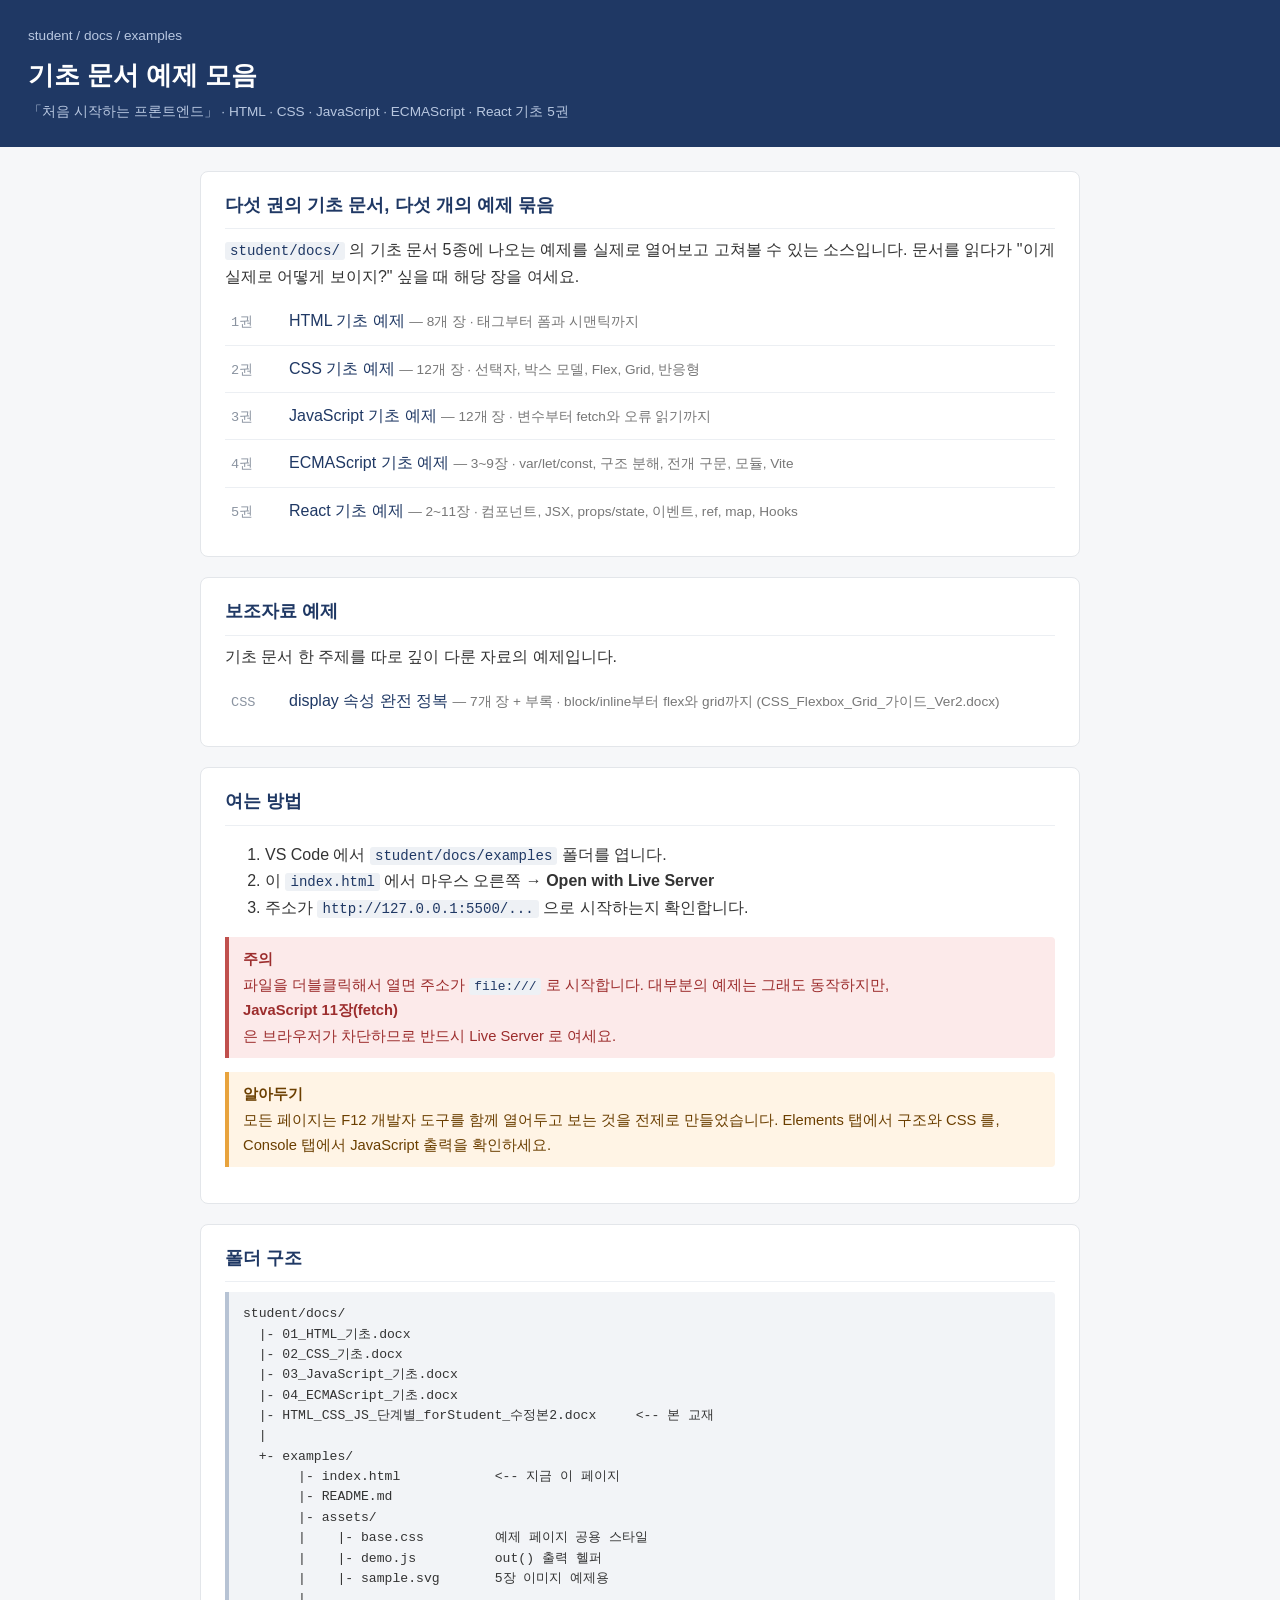
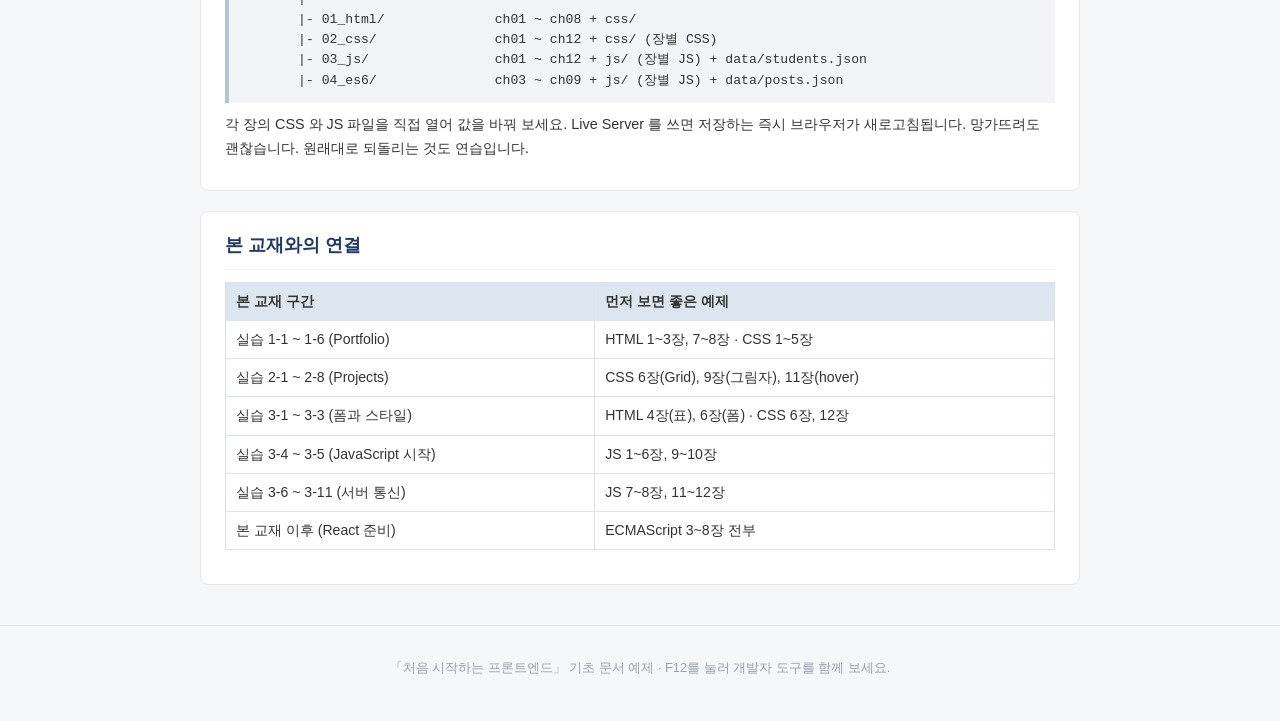
<file: index.html>
<!doctype html>
<html lang="ko">
  <head>
    <meta charset="UTF-8" />
    <meta name="viewport" content="width=device-width, initial-scale=1.0" />
    <title>기초 문서 예제 모음</title>
    <link rel="stylesheet" href="assets/base.css" />


  </head>
  <body>
    <header class="page-head">
      <span class="back">student / docs / examples</span>
      <h1>기초 문서 예제 모음</h1>
      <p class="ref">「처음 시작하는 프론트엔드」 &middot; HTML · CSS · JavaScript · ECMAScript · React 기초 5권</p>
    </header>

    <main class="page-body">

      <section class="block">
        <h2>다섯 권의 기초 문서, 다섯 개의 예제 묶음</h2>
        <p>
          <code>student/docs/</code> 의 기초 문서 5종에 나오는 예제를
          실제로 열어보고 고쳐볼 수 있는 소스입니다.
          문서를 읽다가 "이게 실제로 어떻게 보이지?" 싶을 때 해당 장을 여세요.
        </p>

        <ul class="toc">
          <li><a href="01_html/index.html">
              <span class="num">1권</span>HTML 기초 예제
              <span class="desc">— 8개 장 · 태그부터 폼과 시맨틱까지</span></a></li>
          <li><a href="02_css/index.html">
              <span class="num">2권</span>CSS 기초 예제
              <span class="desc">— 12개 장 · 선택자, 박스 모델, Flex, Grid, 반응형</span></a></li>
          <li><a href="03_js/index.html">
              <span class="num">3권</span>JavaScript 기초 예제
              <span class="desc">— 12개 장 · 변수부터 fetch와 오류 읽기까지</span></a></li>
          <li><a href="04_es6/index.html">
              <span class="num">4권</span>ECMAScript 기초 예제
              <span class="desc">— 3~9장 · var/let/const, 구조 분해, 전개 구문, 모듈, Vite</span></a></li>
          <li><a href="05_react/index.html">
              <span class="num">5권</span>React 기초 예제
              <span class="desc">— 2~11장 · 컴포넌트, JSX, props/state, 이벤트, ref, map, Hooks</span></a></li>
        </ul>
      </section>

      <section class="block">
        <h2>보조자료 예제</h2>
        <p>기초 문서 한 주제를 따로 깊이 다룬 자료의 예제입니다.</p>
        <ul class="toc">
          <li><a href="02_css_display/index.html">
              <span class="num">CSS</span>display 속성 완전 정복
              <span class="desc">— 7개 장 + 부록 · block/inline부터 flex와 grid까지 (CSS_Flexbox_Grid_가이드_Ver2.docx)</span></a></li>
        </ul>
      </section>

      <section class="block">
        <h2>여는 방법</h2>
        <ol>
          <li>VS Code 에서 <code>student/docs/examples</code> 폴더를 엽니다.</li>
          <li>이 <code>index.html</code> 에서 마우스 오른쪽 → <b>Open with Live Server</b></li>
          <li>주소가 <code>http://127.0.0.1:5500/...</code> 으로 시작하는지 확인합니다.</li>
        </ol>

        <div class="warn">
          <b>주의</b>
          파일을 더블클릭해서 열면 주소가 <code>file:///</code> 로 시작합니다.
          대부분의 예제는 그래도 동작하지만,
          <b>JavaScript 11장(fetch)</b> 은 브라우저가 차단하므로 반드시 Live Server 로 여세요.
        </div>

        <div class="note">
          <b>알아두기</b>
          모든 페이지는 F12 개발자 도구를 함께 열어두고 보는 것을 전제로 만들었습니다.
          Elements 탭에서 구조와 CSS 를, Console 탭에서 JavaScript 출력을 확인하세요.
        </div>
      </section>

      <section class="block">
        <h2>폴더 구조</h2>
        <pre>student/docs/
  |- 01_HTML_기초.docx
  |- 02_CSS_기초.docx
  |- 03_JavaScript_기초.docx
  |- 04_ECMAScript_기초.docx
  |- HTML_CSS_JS_단계별_forStudent_수정본2.docx     &lt;-- 본 교재
  |
  +- examples/
       |- index.html            &lt;-- 지금 이 페이지
       |- README.md
       |- assets/
       |    |- base.css         예제 페이지 공용 스타일
       |    |- demo.js          out() 출력 헬퍼
       |    |- sample.svg       5장 이미지 예제용
       |
       |- 01_html/              ch01 ~ ch08 + css/
       |- 02_css/               ch01 ~ ch12 + css/ (장별 CSS)
       |- 03_js/                ch01 ~ ch12 + js/ (장별 JS) + data/students.json
       |- 04_es6/               ch03 ~ ch09 + js/ (장별 JS) + data/posts.json</pre>

        <p style="font-size:0.9rem;">
          각 장의 CSS 와 JS 파일을 직접 열어 값을 바꿔 보세요.
          Live Server 를 쓰면 저장하는 즉시 브라우저가 새로고침됩니다.
          망가뜨려도 괜찮습니다. 원래대로 되돌리는 것도 연습입니다.
        </p>
      </section>

      <section class="block">
        <h2>본 교재와의 연결</h2>
        <table class="ex">
          <tr><th>본 교재 구간</th><th>먼저 보면 좋은 예제</th></tr>
          <tr><td>실습 1-1 ~ 1-6 (Portfolio)</td>
              <td>HTML 1~3장, 7~8장 · CSS 1~5장</td></tr>
          <tr><td>실습 2-1 ~ 2-8 (Projects)</td>
              <td>CSS 6장(Grid), 9장(그림자), 11장(hover)</td></tr>
          <tr><td>실습 3-1 ~ 3-3 (폼과 스타일)</td>
              <td>HTML 4장(표), 6장(폼) · CSS 6장, 12장</td></tr>
          <tr><td>실습 3-4 ~ 3-5 (JavaScript 시작)</td>
              <td>JS 1~6장, 9~10장</td></tr>
          <tr><td>실습 3-6 ~ 3-11 (서버 통신)</td>
              <td>JS 7~8장, 11~12장</td></tr>
          <tr><td>본 교재 이후 (React 준비)</td>
              <td>ECMAScript 3~8장 전부</td></tr>
        </table>
      </section>

    </main>

    <footer class="page-foot">
      <p>「처음 시작하는 프론트엔드」 기초 문서 예제 &middot; F12를 눌러 개발자 도구를 함께 보세요.</p>
    </footer>

  </body>
</html>
</file>
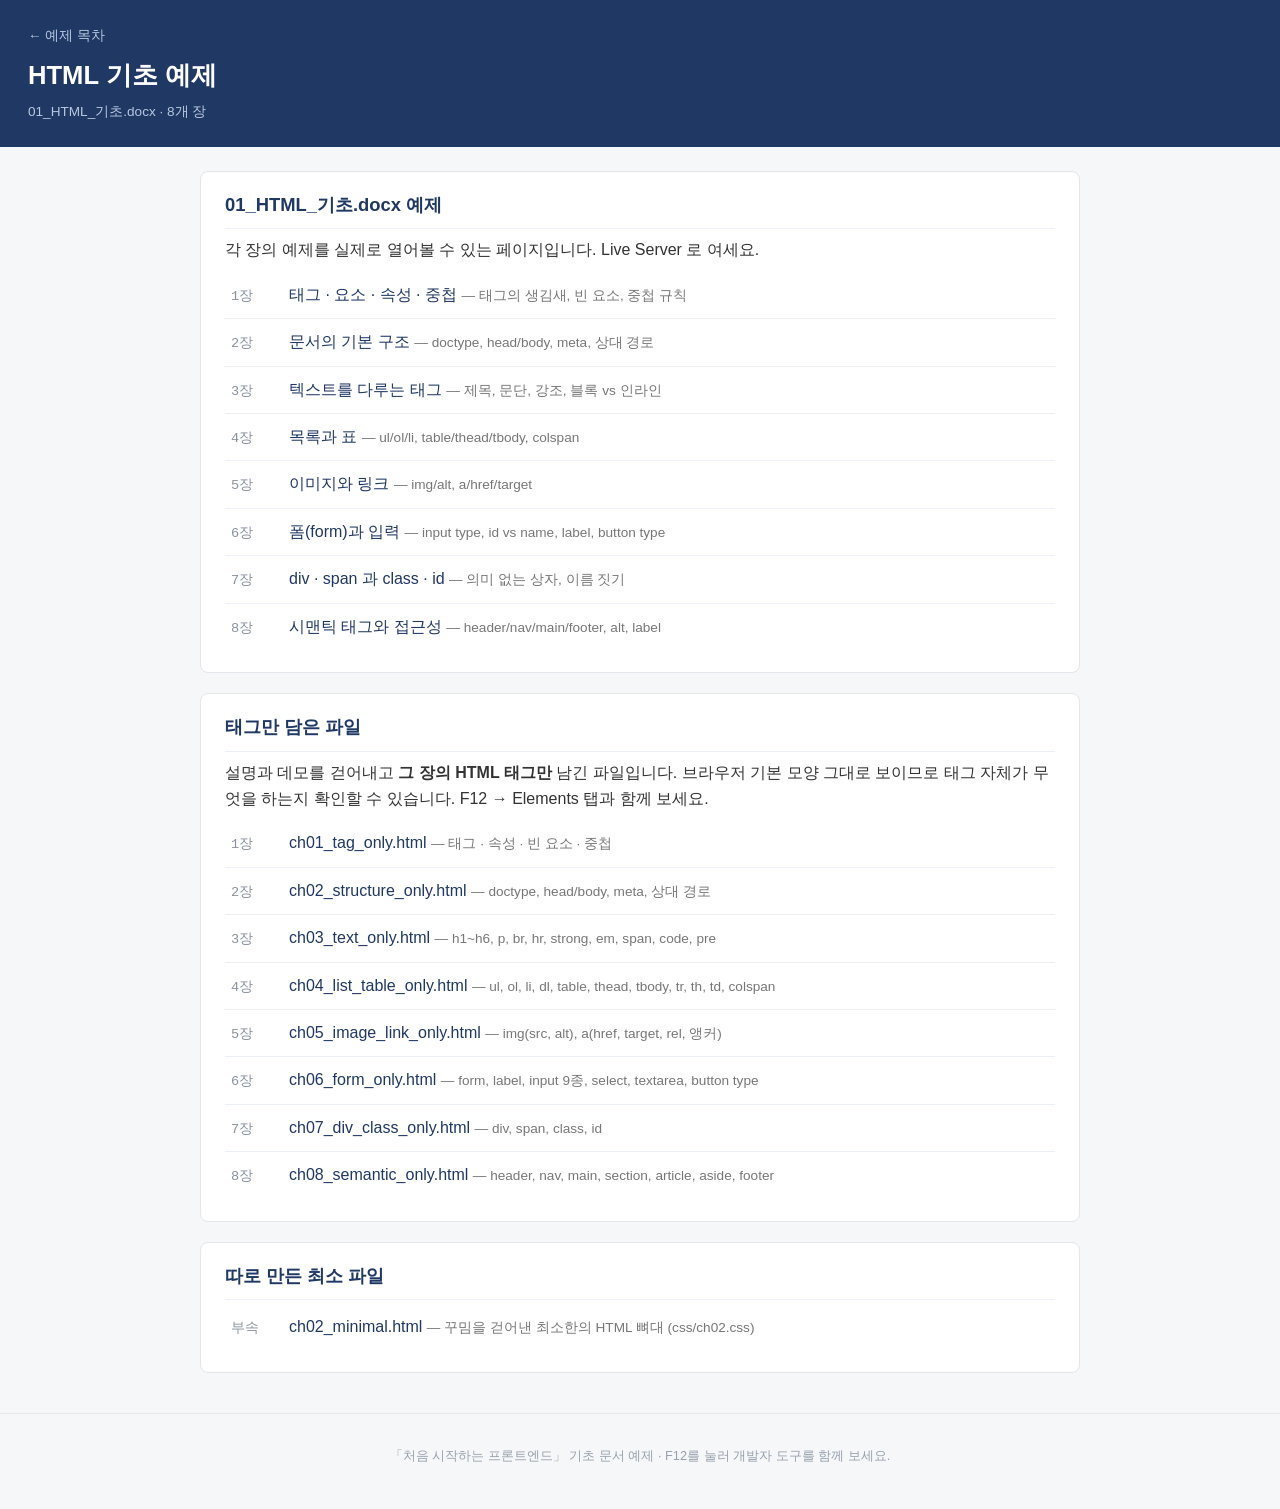
<file: 01_html/index.html>
<!doctype html>
<html lang="ko">
  <head>
    <meta charset="UTF-8" />
    <meta name="viewport" content="width=device-width, initial-scale=1.0" />
    <title>HTML 기초 예제</title>
    <link rel="stylesheet" href="../assets/base.css" />


  </head>
  <body>
    <header class="page-head">
      <a class="back" href="../index.html">&larr; 예제 목차</a>
      <h1>HTML 기초 예제</h1>
      <p class="ref">01_HTML_기초.docx &middot; 8개 장</p>
    </header>

    <main class="page-body">

      <section class="block">
        <h2>01_HTML_기초.docx 예제</h2>
        <p>각 장의 예제를 실제로 열어볼 수 있는 페이지입니다. Live Server 로 여세요.</p>
        <ul class="toc">
          <li><a href="ch01_tag.html"><span class="num">1장</span>태그 · 요소 · 속성 · 중첩
              <span class="desc">— 태그의 생김새, 빈 요소, 중첩 규칙</span></a></li>
          <li><a href="ch02_structure.html"><span class="num">2장</span>문서의 기본 구조
              <span class="desc">— doctype, head/body, meta, 상대 경로</span></a></li>
          <li><a href="ch03_text.html"><span class="num">3장</span>텍스트를 다루는 태그
              <span class="desc">— 제목, 문단, 강조, 블록 vs 인라인</span></a></li>
          <li><a href="ch04_list_table.html"><span class="num">4장</span>목록과 표
              <span class="desc">— ul/ol/li, table/thead/tbody, colspan</span></a></li>
          <li><a href="ch05_image_link.html"><span class="num">5장</span>이미지와 링크
              <span class="desc">— img/alt, a/href/target</span></a></li>
          <li><a href="ch06_form.html"><span class="num">6장</span>폼(form)과 입력
              <span class="desc">— input type, id vs name, label, button type</span></a></li>
          <li><a href="ch07_div_class.html"><span class="num">7장</span>div · span 과 class · id
              <span class="desc">— 의미 없는 상자, 이름 짓기</span></a></li>
          <li><a href="ch08_semantic.html"><span class="num">8장</span>시맨틱 태그와 접근성
              <span class="desc">— header/nav/main/footer, alt, label</span></a></li>
        </ul>
      </section>

      <section class="block">
        <h2>태그만 담은 파일</h2>
        <p>설명과 데모를 걷어내고 <b>그 장의 HTML 태그만</b> 남긴 파일입니다.
           브라우저 기본 모양 그대로 보이므로 태그 자체가 무엇을 하는지 확인할 수 있습니다.
           F12 &rarr; Elements 탭과 함께 보세요.</p>
        <ul class="toc">
          <li><a href="ch01_tag_only.html"><span class="num">1장</span>ch01_tag_only.html
              <span class="desc">— 태그 · 속성 · 빈 요소 · 중첩</span></a></li>
          <li><a href="ch02_structure_only.html"><span class="num">2장</span>ch02_structure_only.html
              <span class="desc">— doctype, head/body, meta, 상대 경로</span></a></li>
          <li><a href="ch03_text_only.html"><span class="num">3장</span>ch03_text_only.html
              <span class="desc">— h1~h6, p, br, hr, strong, em, span, code, pre</span></a></li>
          <li><a href="ch04_list_table_only.html"><span class="num">4장</span>ch04_list_table_only.html
              <span class="desc">— ul, ol, li, dl, table, thead, tbody, tr, th, td, colspan</span></a></li>
          <li><a href="ch05_image_link_only.html"><span class="num">5장</span>ch05_image_link_only.html
              <span class="desc">— img(src, alt), a(href, target, rel, 앵커)</span></a></li>
          <li><a href="ch06_form_only.html"><span class="num">6장</span>ch06_form_only.html
              <span class="desc">— form, label, input 9종, select, textarea, button type</span></a></li>
          <li><a href="ch07_div_class_only.html"><span class="num">7장</span>ch07_div_class_only.html
              <span class="desc">— div, span, class, id</span></a></li>
          <li><a href="ch08_semantic_only.html"><span class="num">8장</span>ch08_semantic_only.html
              <span class="desc">— header, nav, main, section, article, aside, footer</span></a></li>
        </ul>
      </section>

      <section class="block">
        <h2>따로 만든 최소 파일</h2>
        <ul class="toc">
          <li><a href="ch02_minimal.html"><span class="num">부속</span>ch02_minimal.html
              <span class="desc">— 꾸밈을 걷어낸 최소한의 HTML 뼈대 (css/ch02.css)</span></a></li>
        </ul>
      </section>

    </main>

    <footer class="page-foot">
      <p>「처음 시작하는 프론트엔드」 기초 문서 예제 &middot; F12를 눌러 개발자 도구를 함께 보세요.</p>
    </footer>

  </body>
</html>
</file>
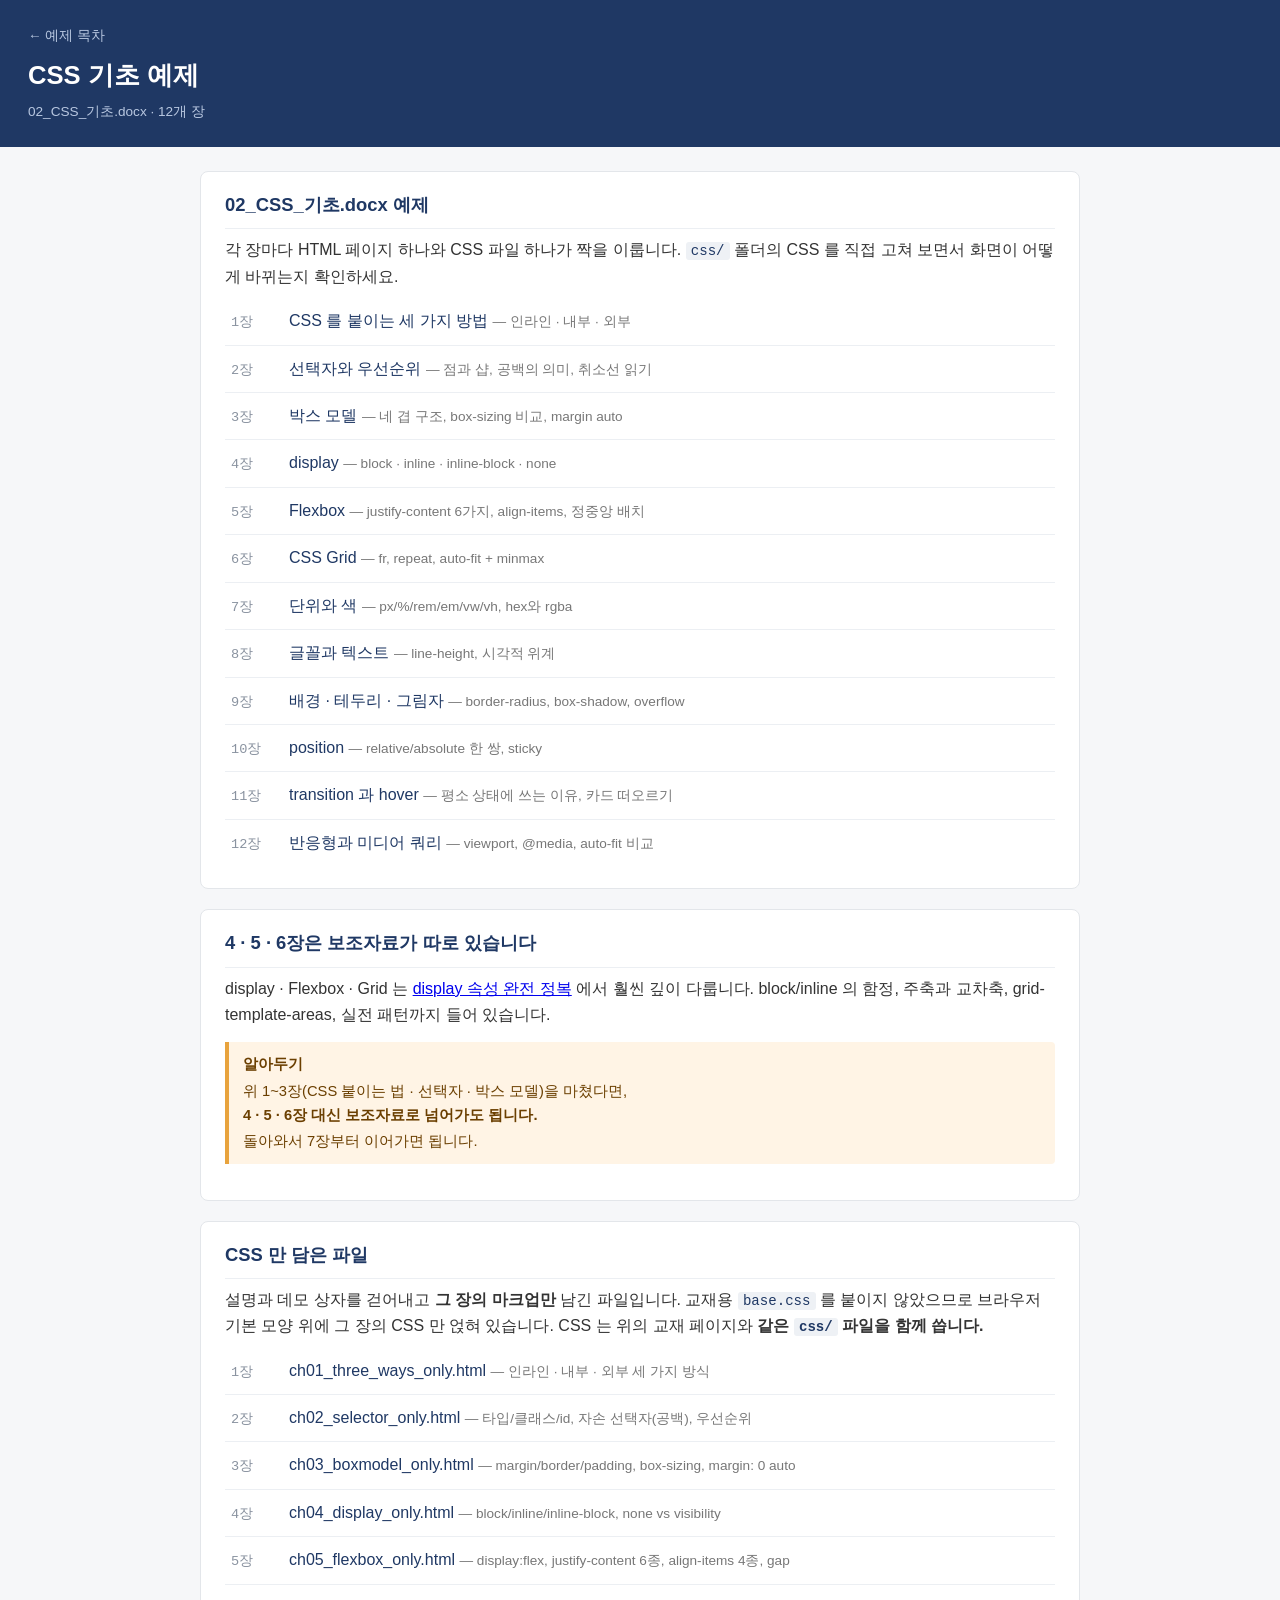
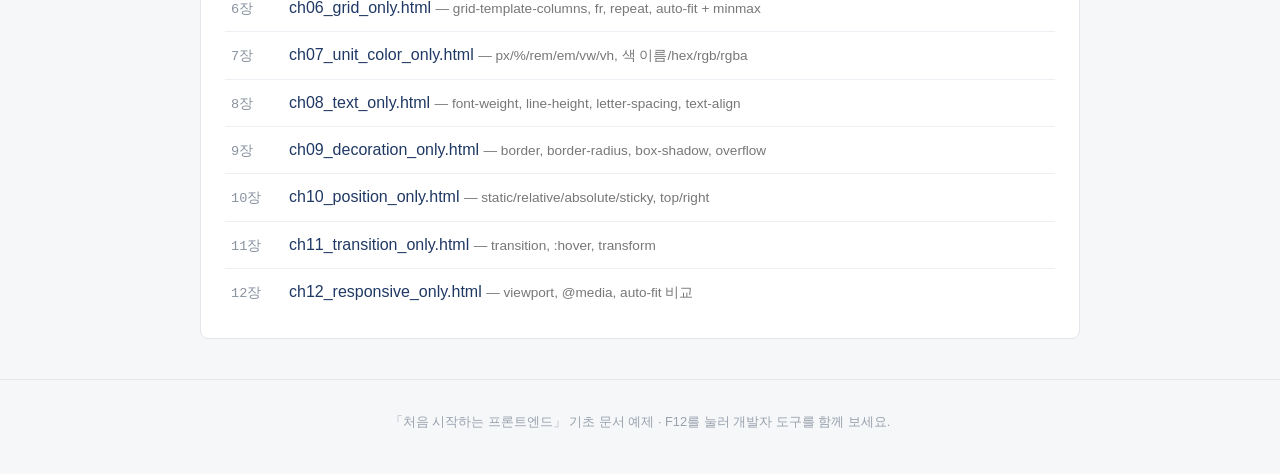
<file: 02_css/index.html>
<!doctype html>
<html lang="ko">
  <head>
    <meta charset="UTF-8" />
    <meta name="viewport" content="width=device-width, initial-scale=1.0" />
    <title>CSS 기초 예제</title>
    <link rel="stylesheet" href="../assets/base.css" />


  </head>
  <body>
    <header class="page-head">
      <a class="back" href="../index.html">&larr; 예제 목차</a>
      <h1>CSS 기초 예제</h1>
      <p class="ref">02_CSS_기초.docx &middot; 12개 장</p>
    </header>

    <main class="page-body">

      <section class="block">
        <h2>02_CSS_기초.docx 예제</h2>
        <p>
          각 장마다 HTML 페이지 하나와 CSS 파일 하나가 짝을 이룹니다.
          <code>css/</code> 폴더의 CSS 를 직접 고쳐 보면서 화면이 어떻게 바뀌는지 확인하세요.
        </p>
        <ul class="toc">
          <li><a href="ch01_three_ways.html"><span class="num">1장</span>CSS 를 붙이는 세 가지 방법
              <span class="desc">— 인라인 · 내부 · 외부</span></a></li>
          <li><a href="ch02_selector.html"><span class="num">2장</span>선택자와 우선순위
              <span class="desc">— 점과 샵, 공백의 의미, 취소선 읽기</span></a></li>
          <li><a href="ch03_boxmodel.html"><span class="num">3장</span>박스 모델
              <span class="desc">— 네 겹 구조, box-sizing 비교, margin auto</span></a></li>
          <li><a href="ch04_display.html"><span class="num">4장</span>display
              <span class="desc">— block · inline · inline-block · none</span></a></li>
          <li><a href="ch05_flexbox.html"><span class="num">5장</span>Flexbox
              <span class="desc">— justify-content 6가지, align-items, 정중앙 배치</span></a></li>
          <li><a href="ch06_grid.html"><span class="num">6장</span>CSS Grid
              <span class="desc">— fr, repeat, auto-fit + minmax</span></a></li>
          <li><a href="ch07_unit_color.html"><span class="num">7장</span>단위와 색
              <span class="desc">— px/%/rem/em/vw/vh, hex와 rgba</span></a></li>
          <li><a href="ch08_text.html"><span class="num">8장</span>글꼴과 텍스트
              <span class="desc">— line-height, 시각적 위계</span></a></li>
          <li><a href="ch09_decoration.html"><span class="num">9장</span>배경 · 테두리 · 그림자
              <span class="desc">— border-radius, box-shadow, overflow</span></a></li>
          <li><a href="ch10_position.html"><span class="num">10장</span>position
              <span class="desc">— relative/absolute 한 쌍, sticky</span></a></li>
          <li><a href="ch11_transition.html"><span class="num">11장</span>transition 과 hover
              <span class="desc">— 평소 상태에 쓰는 이유, 카드 떠오르기</span></a></li>
          <li><a href="ch12_responsive.html"><span class="num">12장</span>반응형과 미디어 쿼리
              <span class="desc">— viewport, @media, auto-fit 비교</span></a></li>
        </ul>
      </section>

      <section class="block">
        <h2>4 · 5 · 6장은 보조자료가 따로 있습니다</h2>
        <p>
          display · Flexbox · Grid 는
          <a href="../02_css_display/index.html">display 속성 완전 정복</a>
          에서 훨씬 깊이 다룹니다. block/inline 의 함정, 주축과 교차축,
          grid-template-areas, 실전 패턴까지 들어 있습니다.
        </p>
        <div class="note">
          <b>알아두기</b>
          위 1~3장(CSS 붙이는 법 · 선택자 · 박스 모델)을 마쳤다면,
          <b>4 · 5 · 6장 대신 보조자료로 넘어가도 됩니다.</b>
          돌아와서 7장부터 이어가면 됩니다.
        </div>
      </section>

      <section class="block">
        <h2>CSS 만 담은 파일</h2>
        <p>설명과 데모 상자를 걷어내고 <b>그 장의 마크업만</b> 남긴 파일입니다.
           교재용 <code>base.css</code> 를 붙이지 않았으므로 브라우저 기본 모양 위에
           그 장의 CSS 만 얹혀 있습니다.
           CSS 는 위의 교재 페이지와 <b>같은 <code>css/</code> 파일을 함께 씁니다.</b></p>
        <ul class="toc">
          <li><a href="ch01_three_ways_only.html"><span class="num">1장</span>ch01_three_ways_only.html
              <span class="desc">— 인라인 · 내부 · 외부 세 가지 방식</span></a></li>
          <li><a href="ch02_selector_only.html"><span class="num">2장</span>ch02_selector_only.html
              <span class="desc">— 타입/클래스/id, 자손 선택자(공백), 우선순위</span></a></li>
          <li><a href="ch03_boxmodel_only.html"><span class="num">3장</span>ch03_boxmodel_only.html
              <span class="desc">— margin/border/padding, box-sizing, margin: 0 auto</span></a></li>
          <li><a href="ch04_display_only.html"><span class="num">4장</span>ch04_display_only.html
              <span class="desc">— block/inline/inline-block, none vs visibility</span></a></li>
          <li><a href="ch05_flexbox_only.html"><span class="num">5장</span>ch05_flexbox_only.html
              <span class="desc">— display:flex, justify-content 6종, align-items 4종, gap</span></a></li>
          <li><a href="ch06_grid_only.html"><span class="num">6장</span>ch06_grid_only.html
              <span class="desc">— grid-template-columns, fr, repeat, auto-fit + minmax</span></a></li>
          <li><a href="ch07_unit_color_only.html"><span class="num">7장</span>ch07_unit_color_only.html
              <span class="desc">— px/%/rem/em/vw/vh, 색 이름/hex/rgb/rgba</span></a></li>
          <li><a href="ch08_text_only.html"><span class="num">8장</span>ch08_text_only.html
              <span class="desc">— font-weight, line-height, letter-spacing, text-align</span></a></li>
          <li><a href="ch09_decoration_only.html"><span class="num">9장</span>ch09_decoration_only.html
              <span class="desc">— border, border-radius, box-shadow, overflow</span></a></li>
          <li><a href="ch10_position_only.html"><span class="num">10장</span>ch10_position_only.html
              <span class="desc">— static/relative/absolute/sticky, top/right</span></a></li>
          <li><a href="ch11_transition_only.html"><span class="num">11장</span>ch11_transition_only.html
              <span class="desc">— transition, :hover, transform</span></a></li>
          <li><a href="ch12_responsive_only.html"><span class="num">12장</span>ch12_responsive_only.html
              <span class="desc">— viewport, @media, auto-fit 비교</span></a></li>
        </ul>
      </section>

    </main>

    <footer class="page-foot">
      <p>「처음 시작하는 프론트엔드」 기초 문서 예제 &middot; F12를 눌러 개발자 도구를 함께 보세요.</p>
    </footer>

  </body>
</html>
</file>
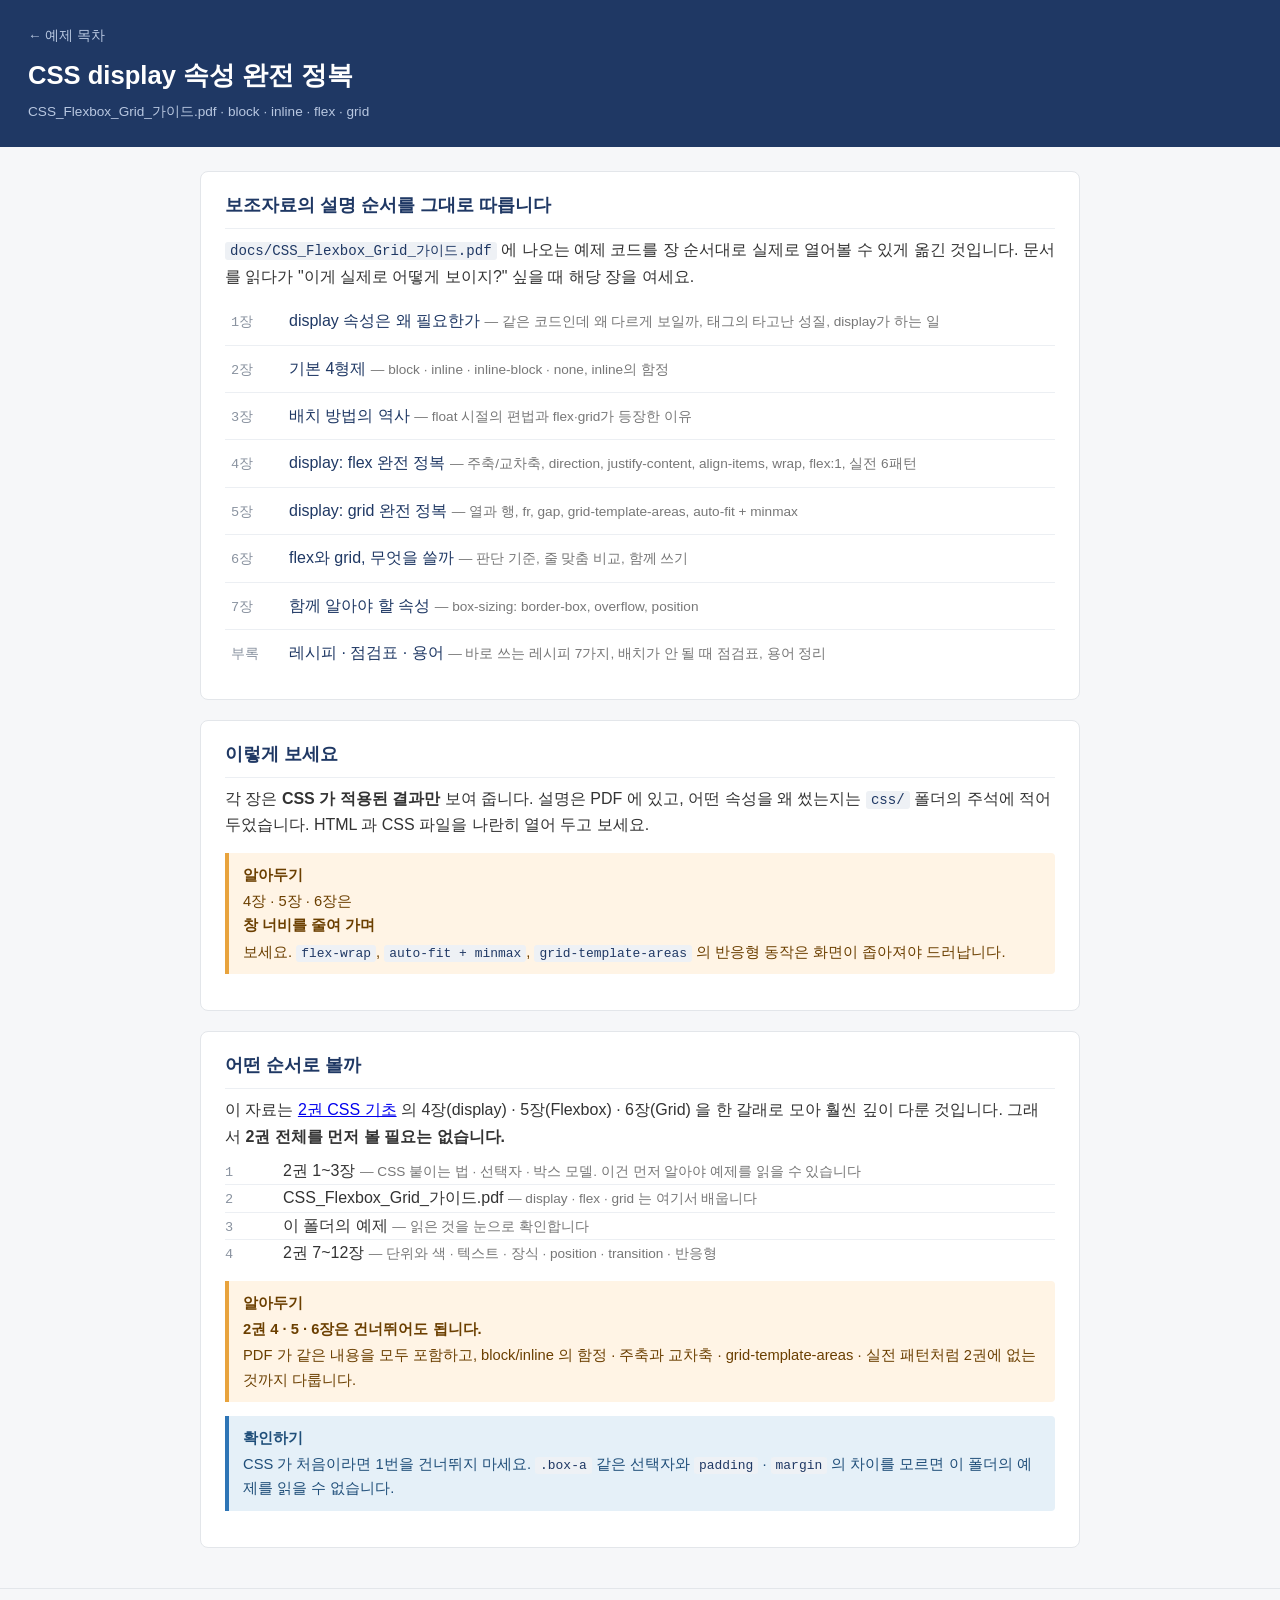
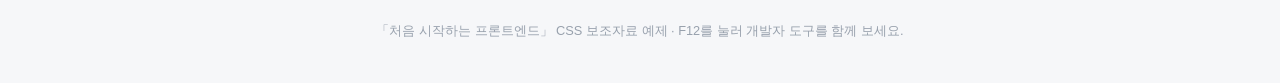
<file: 02_css_display/index.html>
<!doctype html>
<html lang="ko">
  <head>
    <meta charset="UTF-8" />
    <meta name="viewport" content="width=device-width, initial-scale=1.0" />
    <title>CSS display 속성 예제</title>
    <link rel="stylesheet" href="../assets/base.css" />
  </head>
  <body>
    <header class="page-head">
      <a class="back" href="../index.html">&larr; 예제 목차</a>
      <h1>CSS display 속성 완전 정복</h1>
      <p class="ref">CSS_Flexbox_Grid_가이드.pdf &middot; block · inline · flex · grid</p>
    </header>

    <main class="page-body">

      <section class="block">
        <h2>보조자료의 설명 순서를 그대로 따릅니다</h2>
        <p>
          <code>docs/CSS_Flexbox_Grid_가이드.pdf</code> 에 나오는 예제 코드를
          장 순서대로 실제로 열어볼 수 있게 옮긴 것입니다.
          문서를 읽다가 "이게 실제로 어떻게 보이지?" 싶을 때 해당 장을 여세요.
        </p>
        <ul class="toc">
          <li><a href="ch01_why_display.html"><span class="num">1장</span>display 속성은 왜 필요한가
              <span class="desc">— 같은 코드인데 왜 다르게 보일까, 태그의 타고난 성질, display가 하는 일</span></a></li>
          <li><a href="ch02_basic_four.html"><span class="num">2장</span>기본 4형제
              <span class="desc">— block · inline · inline-block · none, inline의 함정</span></a></li>
          <li><a href="ch03_history.html"><span class="num">3장</span>배치 방법의 역사
              <span class="desc">— float 시절의 편법과 flex·grid가 등장한 이유</span></a></li>
          <li><a href="ch04_flex.html"><span class="num">4장</span>display: flex 완전 정복
              <span class="desc">— 주축/교차축, direction, justify-content, align-items, wrap, flex:1, 실전 6패턴</span></a></li>
          <li><a href="ch05_grid.html"><span class="num">5장</span>display: grid 완전 정복
              <span class="desc">— 열과 행, fr, gap, grid-template-areas, auto-fit + minmax</span></a></li>
          <li><a href="ch06_flex_vs_grid.html"><span class="num">6장</span>flex와 grid, 무엇을 쓸까
              <span class="desc">— 판단 기준, 줄 맞춤 비교, 함께 쓰기</span></a></li>
          <li><a href="ch07_related.html"><span class="num">7장</span>함께 알아야 할 속성
              <span class="desc">— box-sizing: border-box, overflow, position</span></a></li>
          <li><a href="appendix.html"><span class="num">부록</span>레시피 · 점검표 · 용어
              <span class="desc">— 바로 쓰는 레시피 7가지, 배치가 안 될 때 점검표, 용어 정리</span></a></li>
        </ul>
      </section>

      <section class="block">
        <h2>이렇게 보세요</h2>
        <p>
          각 장은 <b>CSS 가 적용된 결과만</b> 보여 줍니다. 설명은 PDF 에 있고,
          어떤 속성을 왜 썼는지는 <code>css/</code> 폴더의 주석에 적어 두었습니다.
          HTML 과 CSS 파일을 나란히 열어 두고 보세요.
        </p>
        <div class="note">
          <b>알아두기</b>
          4장 · 5장 · 6장은 <b>창 너비를 줄여 가며</b> 보세요.
          <code>flex-wrap</code>, <code>auto-fit + minmax</code>,
          <code>grid-template-areas</code> 의 반응형 동작은 화면이 좁아져야 드러납니다.
        </div>
      </section>

      <section class="block">
        <h2>어떤 순서로 볼까</h2>
        <p>
          이 자료는 <a href="../02_css/index.html">2권 CSS 기초</a> 의 4장(display) ·
          5장(Flexbox) · 6장(Grid) 을 한 갈래로 모아 훨씬 깊이 다룬 것입니다.
          그래서 <b>2권 전체를 먼저 볼 필요는 없습니다.</b>
        </p>
        <ul class="toc">
          <li><span class="num">1</span>2권 1~3장
              <span class="desc">— CSS 붙이는 법 · 선택자 · 박스 모델. 이건 먼저 알아야 예제를 읽을 수 있습니다</span></li>
          <li><span class="num">2</span>CSS_Flexbox_Grid_가이드.pdf
              <span class="desc">— display · flex · grid 는 여기서 배웁니다</span></li>
          <li><span class="num">3</span>이 폴더의 예제
              <span class="desc">— 읽은 것을 눈으로 확인합니다</span></li>
          <li><span class="num">4</span>2권 7~12장
              <span class="desc">— 단위와 색 · 텍스트 · 장식 · position · transition · 반응형</span></li>
        </ul>
        <div class="note">
          <b>알아두기</b>
          <b>2권 4 · 5 · 6장은 건너뛰어도 됩니다.</b>
          PDF 가 같은 내용을 모두 포함하고, block/inline 의 함정 · 주축과 교차축 ·
          grid-template-areas · 실전 패턴처럼 2권에 없는 것까지 다룹니다.
        </div>
        <div class="check">
          <b>확인하기</b>
          CSS 가 처음이라면 1번을 건너뛰지 마세요.
          <code>.box-a</code> 같은 선택자와 <code>padding</code> · <code>margin</code> 의 차이를
          모르면 이 폴더의 예제를 읽을 수 없습니다.
        </div>
      </section>

    </main>

    <footer class="page-foot">
      <p>「처음 시작하는 프론트엔드」 CSS 보조자료 예제 &middot; F12를 눌러 개발자 도구를 함께 보세요.</p>
    </footer>

  </body>
</html>
</file>
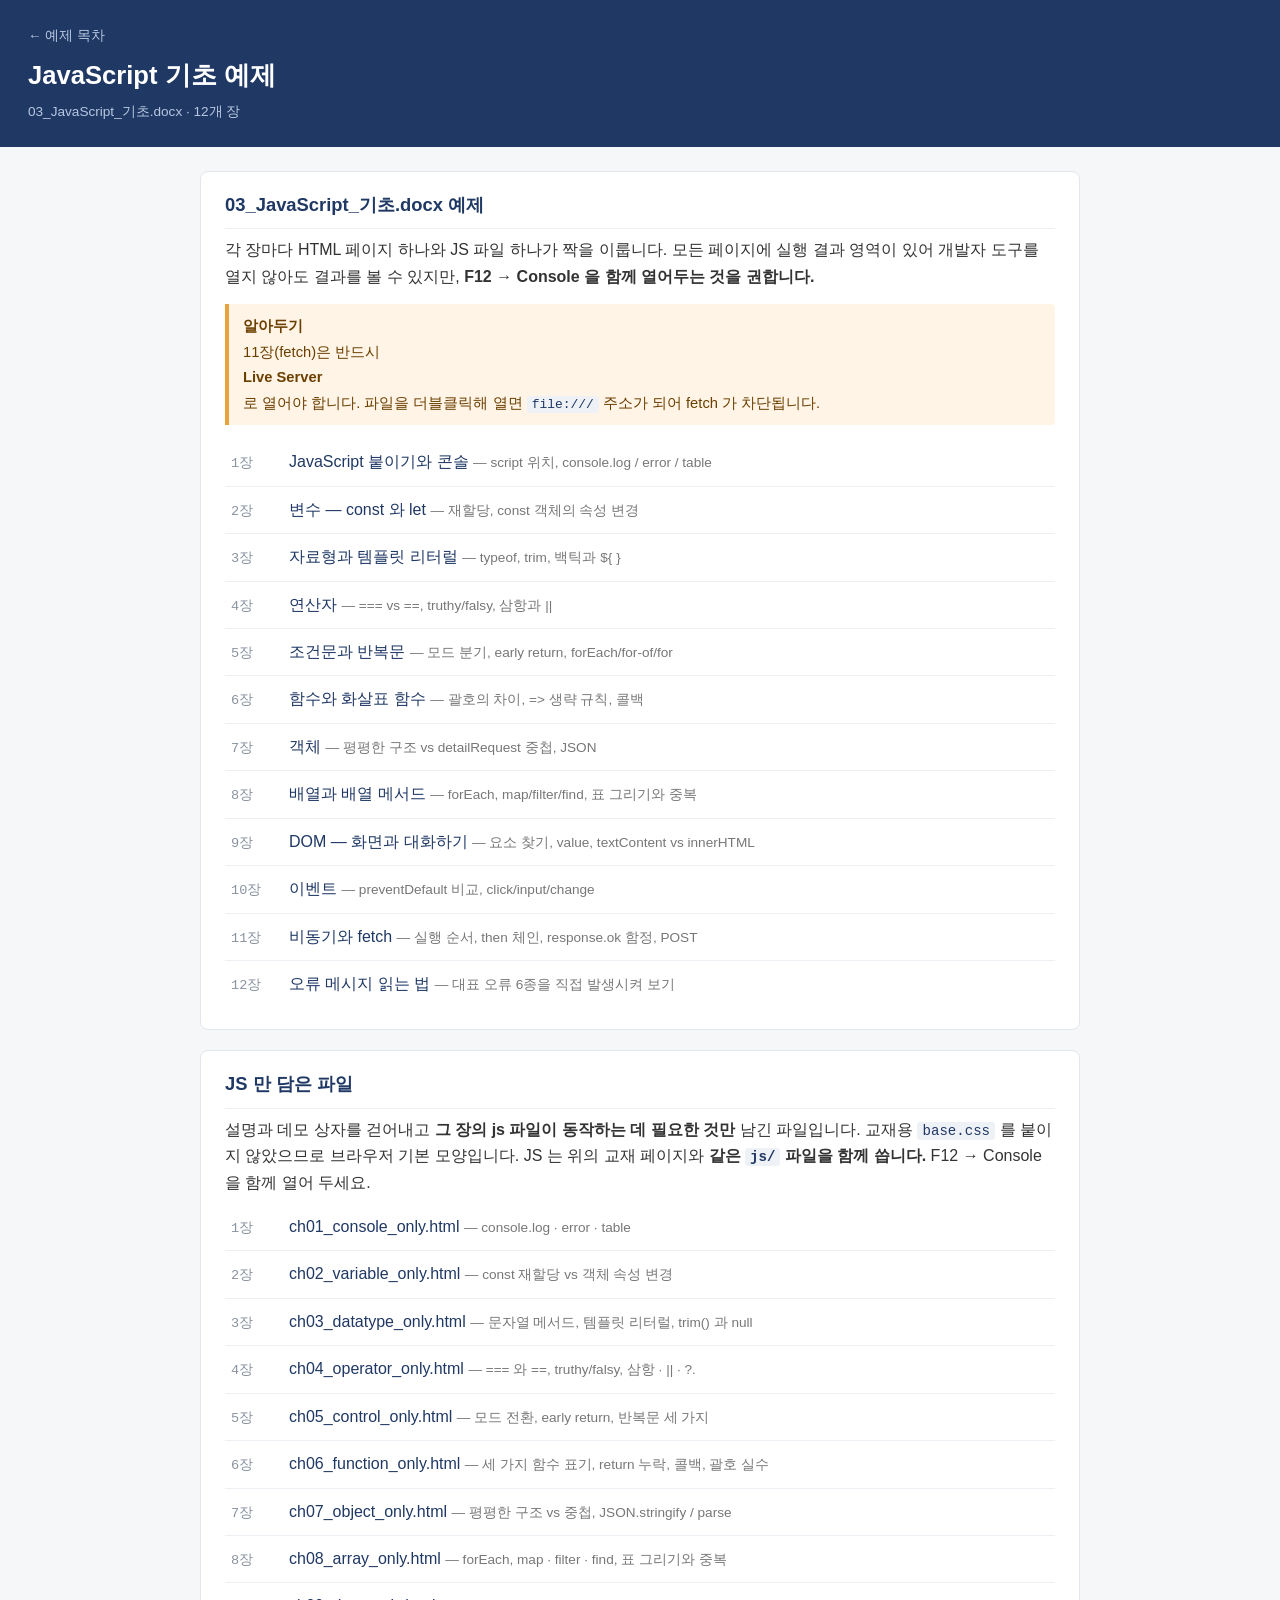
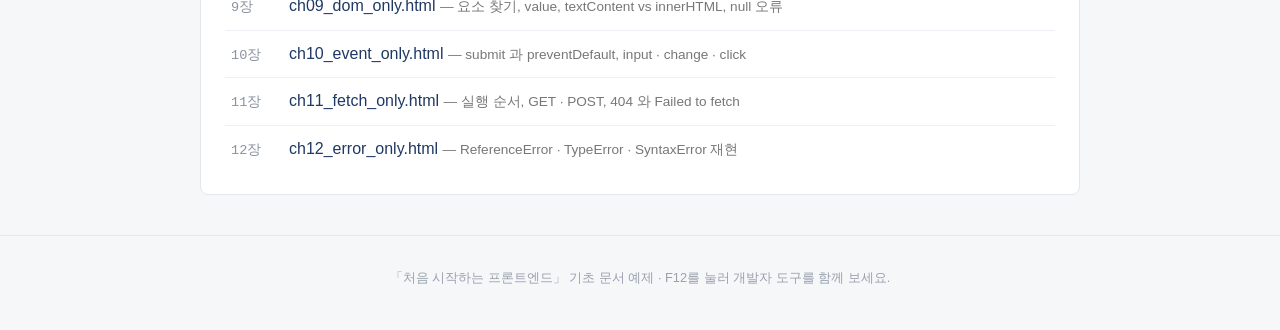
<file: 03_js/index.html>
<!doctype html>
<html lang="ko">
  <head>
    <meta charset="UTF-8" />
    <meta name="viewport" content="width=device-width, initial-scale=1.0" />
    <title>JavaScript 기초 예제</title>
    <link rel="stylesheet" href="../assets/base.css" />


  </head>
  <body>
    <header class="page-head">
      <a class="back" href="../index.html">&larr; 예제 목차</a>
      <h1>JavaScript 기초 예제</h1>
      <p class="ref">03_JavaScript_기초.docx &middot; 12개 장</p>
    </header>

    <main class="page-body">

      <section class="block">
        <h2>03_JavaScript_기초.docx 예제</h2>
        <p>
          각 장마다 HTML 페이지 하나와 JS 파일 하나가 짝을 이룹니다.
          모든 페이지에 실행 결과 영역이 있어 개발자 도구를 열지 않아도 결과를 볼 수 있지만,
          <b>F12 → Console 을 함께 열어두는 것을 권합니다.</b>
        </p>
        <div class="note">
          <b>알아두기</b>
          11장(fetch)은 반드시 <b>Live Server</b> 로 열어야 합니다.
          파일을 더블클릭해 열면 <code>file:///</code> 주소가 되어 fetch 가 차단됩니다.
        </div>
        <ul class="toc">
          <li><a href="ch01_console.html"><span class="num">1장</span>JavaScript 붙이기와 콘솔
              <span class="desc">— script 위치, console.log / error / table</span></a></li>
          <li><a href="ch02_variable.html"><span class="num">2장</span>변수 — const 와 let
              <span class="desc">— 재할당, const 객체의 속성 변경</span></a></li>
          <li><a href="ch03_datatype.html"><span class="num">3장</span>자료형과 템플릿 리터럴
              <span class="desc">— typeof, trim, 백틱과 ${ }</span></a></li>
          <li><a href="ch04_operator.html"><span class="num">4장</span>연산자
              <span class="desc">— === vs ==, truthy/falsy, 삼항과 ||</span></a></li>
          <li><a href="ch05_control.html"><span class="num">5장</span>조건문과 반복문
              <span class="desc">— 모드 분기, early return, forEach/for-of/for</span></a></li>
          <li><a href="ch06_function.html"><span class="num">6장</span>함수와 화살표 함수
              <span class="desc">— 괄호의 차이, => 생략 규칙, 콜백</span></a></li>
          <li><a href="ch07_object.html"><span class="num">7장</span>객체
              <span class="desc">— 평평한 구조 vs detailRequest 중첩, JSON</span></a></li>
          <li><a href="ch08_array.html"><span class="num">8장</span>배열과 배열 메서드
              <span class="desc">— forEach, map/filter/find, 표 그리기와 중복</span></a></li>
          <li><a href="ch09_dom.html"><span class="num">9장</span>DOM — 화면과 대화하기
              <span class="desc">— 요소 찾기, value, textContent vs innerHTML</span></a></li>
          <li><a href="ch10_event.html"><span class="num">10장</span>이벤트
              <span class="desc">— preventDefault 비교, click/input/change</span></a></li>
          <li><a href="ch11_fetch.html"><span class="num">11장</span>비동기와 fetch
              <span class="desc">— 실행 순서, then 체인, response.ok 함정, POST</span></a></li>
          <li><a href="ch12_error.html"><span class="num">12장</span>오류 메시지 읽는 법
              <span class="desc">— 대표 오류 6종을 직접 발생시켜 보기</span></a></li>
        </ul>
      </section>

      <section class="block">
        <h2>JS 만 담은 파일</h2>
        <p>설명과 데모 상자를 걷어내고 <b>그 장의 js 파일이 동작하는 데 필요한 것만</b> 남긴 파일입니다.
           교재용 <code>base.css</code> 를 붙이지 않았으므로 브라우저 기본 모양입니다.
           JS 는 위의 교재 페이지와 <b>같은 <code>js/</code> 파일을 함께 씁니다.</b>
           F12 &rarr; Console 을 함께 열어 두세요.</p>
        <ul class="toc">
          <li><a href="ch01_console_only.html"><span class="num">1장</span>ch01_console_only.html
              <span class="desc">— console.log · error · table</span></a></li>
          <li><a href="ch02_variable_only.html"><span class="num">2장</span>ch02_variable_only.html
              <span class="desc">— const 재할당 vs 객체 속성 변경</span></a></li>
          <li><a href="ch03_datatype_only.html"><span class="num">3장</span>ch03_datatype_only.html
              <span class="desc">— 문자열 메서드, 템플릿 리터럴, trim() 과 null</span></a></li>
          <li><a href="ch04_operator_only.html"><span class="num">4장</span>ch04_operator_only.html
              <span class="desc">— === 와 ==, truthy/falsy, 삼항 · || · ?.</span></a></li>
          <li><a href="ch05_control_only.html"><span class="num">5장</span>ch05_control_only.html
              <span class="desc">— 모드 전환, early return, 반복문 세 가지</span></a></li>
          <li><a href="ch06_function_only.html"><span class="num">6장</span>ch06_function_only.html
              <span class="desc">— 세 가지 함수 표기, return 누락, 콜백, 괄호 실수</span></a></li>
          <li><a href="ch07_object_only.html"><span class="num">7장</span>ch07_object_only.html
              <span class="desc">— 평평한 구조 vs 중첩, JSON.stringify / parse</span></a></li>
          <li><a href="ch08_array_only.html"><span class="num">8장</span>ch08_array_only.html
              <span class="desc">— forEach, map · filter · find, 표 그리기와 중복</span></a></li>
          <li><a href="ch09_dom_only.html"><span class="num">9장</span>ch09_dom_only.html
              <span class="desc">— 요소 찾기, value, textContent vs innerHTML, null 오류</span></a></li>
          <li><a href="ch10_event_only.html"><span class="num">10장</span>ch10_event_only.html
              <span class="desc">— submit 과 preventDefault, input · change · click</span></a></li>
          <li><a href="ch11_fetch_only.html"><span class="num">11장</span>ch11_fetch_only.html
              <span class="desc">— 실행 순서, GET · POST, 404 와 Failed to fetch</span></a></li>
          <li><a href="ch12_error_only.html"><span class="num">12장</span>ch12_error_only.html
              <span class="desc">— ReferenceError · TypeError · SyntaxError 재현</span></a></li>
        </ul>
      </section>

    </main>

    <footer class="page-foot">
      <p>「처음 시작하는 프론트엔드」 기초 문서 예제 &middot; F12를 눌러 개발자 도구를 함께 보세요.</p>
    </footer>

  </body>
</html>
</file>
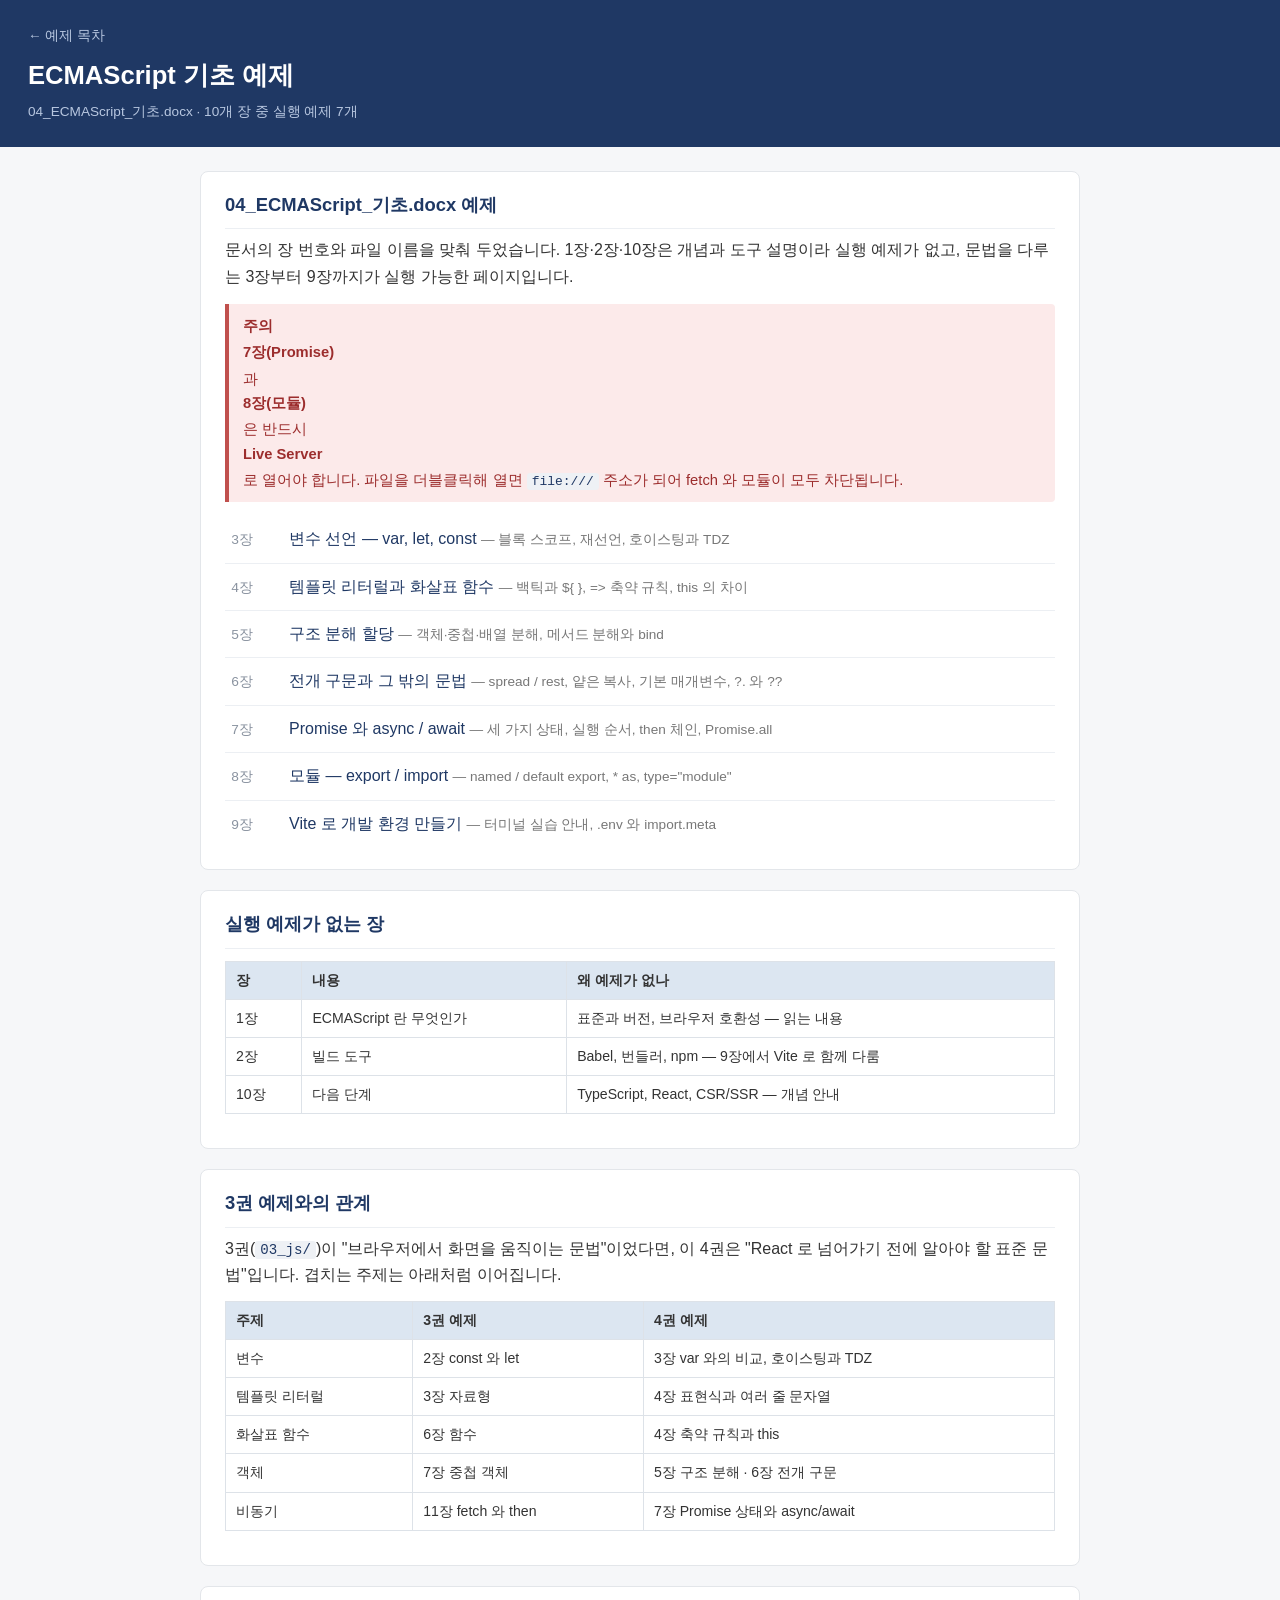
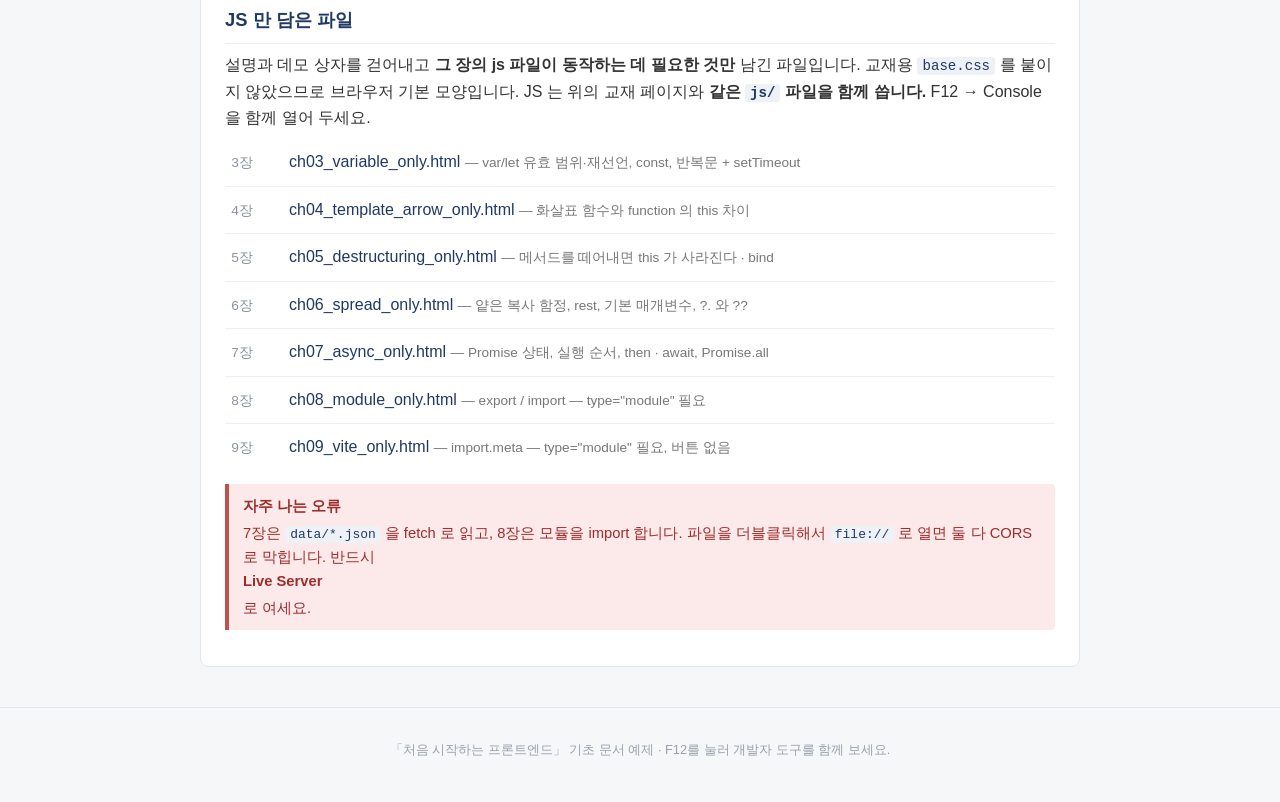
<file: 04_es6/index.html>
<!doctype html>
<html lang="ko">
  <head>
    <meta charset="UTF-8" />
    <meta name="viewport" content="width=device-width, initial-scale=1.0" />
    <title>ECMAScript 기초 예제</title>
    <link rel="stylesheet" href="../assets/base.css" />
  </head>
  <body>
    <header class="page-head">
      <a class="back" href="../index.html">&larr; 예제 목차</a>
      <h1>ECMAScript 기초 예제</h1>
      <p class="ref">04_ECMAScript_기초.docx &middot; 10개 장 중 실행 예제 7개</p>
    </header>

    <main class="page-body">

      <section class="block">
        <h2>04_ECMAScript_기초.docx 예제</h2>
        <p>
          문서의 장 번호와 파일 이름을 맞춰 두었습니다.
          1장·2장·10장은 개념과 도구 설명이라 실행 예제가 없고,
          문법을 다루는 3장부터 9장까지가 실행 가능한 페이지입니다.
        </p>

        <div class="warn">
          <b>주의</b>
          <b>7장(Promise)</b>과 <b>8장(모듈)</b>은 반드시 <b>Live Server</b> 로 열어야 합니다.
          파일을 더블클릭해 열면 <code>file:///</code> 주소가 되어
          fetch 와 모듈이 모두 차단됩니다.
        </div>

        <ul class="toc">
          <li><a href="ch03_variable.html"><span class="num">3장</span>변수 선언 — var, let, const
              <span class="desc">— 블록 스코프, 재선언, 호이스팅과 TDZ</span></a></li>
          <li><a href="ch04_template_arrow.html"><span class="num">4장</span>템플릿 리터럴과 화살표 함수
              <span class="desc">— 백틱과 ${ }, => 축약 규칙, this 의 차이</span></a></li>
          <li><a href="ch05_destructuring.html"><span class="num">5장</span>구조 분해 할당
              <span class="desc">— 객체·중첩·배열 분해, 메서드 분해와 bind</span></a></li>
          <li><a href="ch06_spread.html"><span class="num">6장</span>전개 구문과 그 밖의 문법
              <span class="desc">— spread / rest, 얕은 복사, 기본 매개변수, ?. 와 ??</span></a></li>
          <li><a href="ch07_async.html"><span class="num">7장</span>Promise 와 async / await
              <span class="desc">— 세 가지 상태, 실행 순서, then 체인, Promise.all</span></a></li>
          <li><a href="ch08_module.html"><span class="num">8장</span>모듈 — export / import
              <span class="desc">— named / default export, * as, type="module"</span></a></li>
          <li><a href="ch09_vite.html"><span class="num">9장</span>Vite 로 개발 환경 만들기
              <span class="desc">— 터미널 실습 안내, .env 와 import.meta</span></a></li>
        </ul>
      </section>

      <section class="block">
        <h2>실행 예제가 없는 장</h2>
        <table class="ex">
          <tr><th>장</th><th>내용</th><th>왜 예제가 없나</th></tr>
          <tr><td>1장</td><td>ECMAScript 란 무엇인가</td>
              <td>표준과 버전, 브라우저 호환성 — 읽는 내용</td></tr>
          <tr><td>2장</td><td>빌드 도구</td>
              <td>Babel, 번들러, npm — 9장에서 Vite 로 함께 다룸</td></tr>
          <tr><td>10장</td><td>다음 단계</td>
              <td>TypeScript, React, CSR/SSR — 개념 안내</td></tr>
        </table>
      </section>

      <section class="block">
        <h2>3권 예제와의 관계</h2>
        <p>
          3권(<code>03_js/</code>)이 "브라우저에서 화면을 움직이는 문법"이었다면,
          이 4권은 "React 로 넘어가기 전에 알아야 할 표준 문법"입니다.
          겹치는 주제는 아래처럼 이어집니다.
        </p>
        <table class="ex">
          <tr><th>주제</th><th>3권 예제</th><th>4권 예제</th></tr>
          <tr><td>변수</td><td>2장 const 와 let</td><td>3장 var 와의 비교, 호이스팅과 TDZ</td></tr>
          <tr><td>템플릿 리터럴</td><td>3장 자료형</td><td>4장 표현식과 여러 줄 문자열</td></tr>
          <tr><td>화살표 함수</td><td>6장 함수</td><td>4장 축약 규칙과 this</td></tr>
          <tr><td>객체</td><td>7장 중첩 객체</td><td>5장 구조 분해 · 6장 전개 구문</td></tr>
          <tr><td>비동기</td><td>11장 fetch 와 then</td><td>7장 Promise 상태와 async/await</td></tr>
        </table>
      </section>

      <section class="block">
        <h2>JS 만 담은 파일</h2>
        <p>설명과 데모 상자를 걷어내고 <b>그 장의 js 파일이 동작하는 데 필요한 것만</b> 남긴 파일입니다.
           교재용 <code>base.css</code> 를 붙이지 않았으므로 브라우저 기본 모양입니다.
           JS 는 위의 교재 페이지와 <b>같은 <code>js/</code> 파일을 함께 씁니다.</b>
           F12 &rarr; Console 을 함께 열어 두세요.</p>
        <ul class="toc">
          <li><a href="ch03_variable_only.html"><span class="num">3장</span>ch03_variable_only.html
              <span class="desc">— var/let 유효 범위·재선언, const, 반복문 + setTimeout</span></a></li>
          <li><a href="ch04_template_arrow_only.html"><span class="num">4장</span>ch04_template_arrow_only.html
              <span class="desc">— 화살표 함수와 function 의 this 차이</span></a></li>
          <li><a href="ch05_destructuring_only.html"><span class="num">5장</span>ch05_destructuring_only.html
              <span class="desc">— 메서드를 떼어내면 this 가 사라진다 · bind</span></a></li>
          <li><a href="ch06_spread_only.html"><span class="num">6장</span>ch06_spread_only.html
              <span class="desc">— 얕은 복사 함정, rest, 기본 매개변수, ?. 와 ??</span></a></li>
          <li><a href="ch07_async_only.html"><span class="num">7장</span>ch07_async_only.html
              <span class="desc">— Promise 상태, 실행 순서, then · await, Promise.all</span></a></li>
          <li><a href="ch08_module_only.html"><span class="num">8장</span>ch08_module_only.html
              <span class="desc">— export / import — type="module" 필요</span></a></li>
          <li><a href="ch09_vite_only.html"><span class="num">9장</span>ch09_vite_only.html
              <span class="desc">— import.meta — type="module" 필요, 버튼 없음</span></a></li>
        </ul>
        <div class="warn">
          <b>자주 나는 오류</b>
          7장은 <code>data/*.json</code> 을 fetch 로 읽고, 8장은 모듈을 import 합니다.
          파일을 더블클릭해서 <code>file://</code> 로 열면 둘 다 CORS 로 막힙니다.
          반드시 <b>Live Server</b> 로 여세요.
        </div>
      </section>

    </main>

    <footer class="page-foot">
      <p>「처음 시작하는 프론트엔드」 기초 문서 예제 &middot; F12를 눌러 개발자 도구를 함께 보세요.</p>
    </footer>

  </body>
</html>
</file>
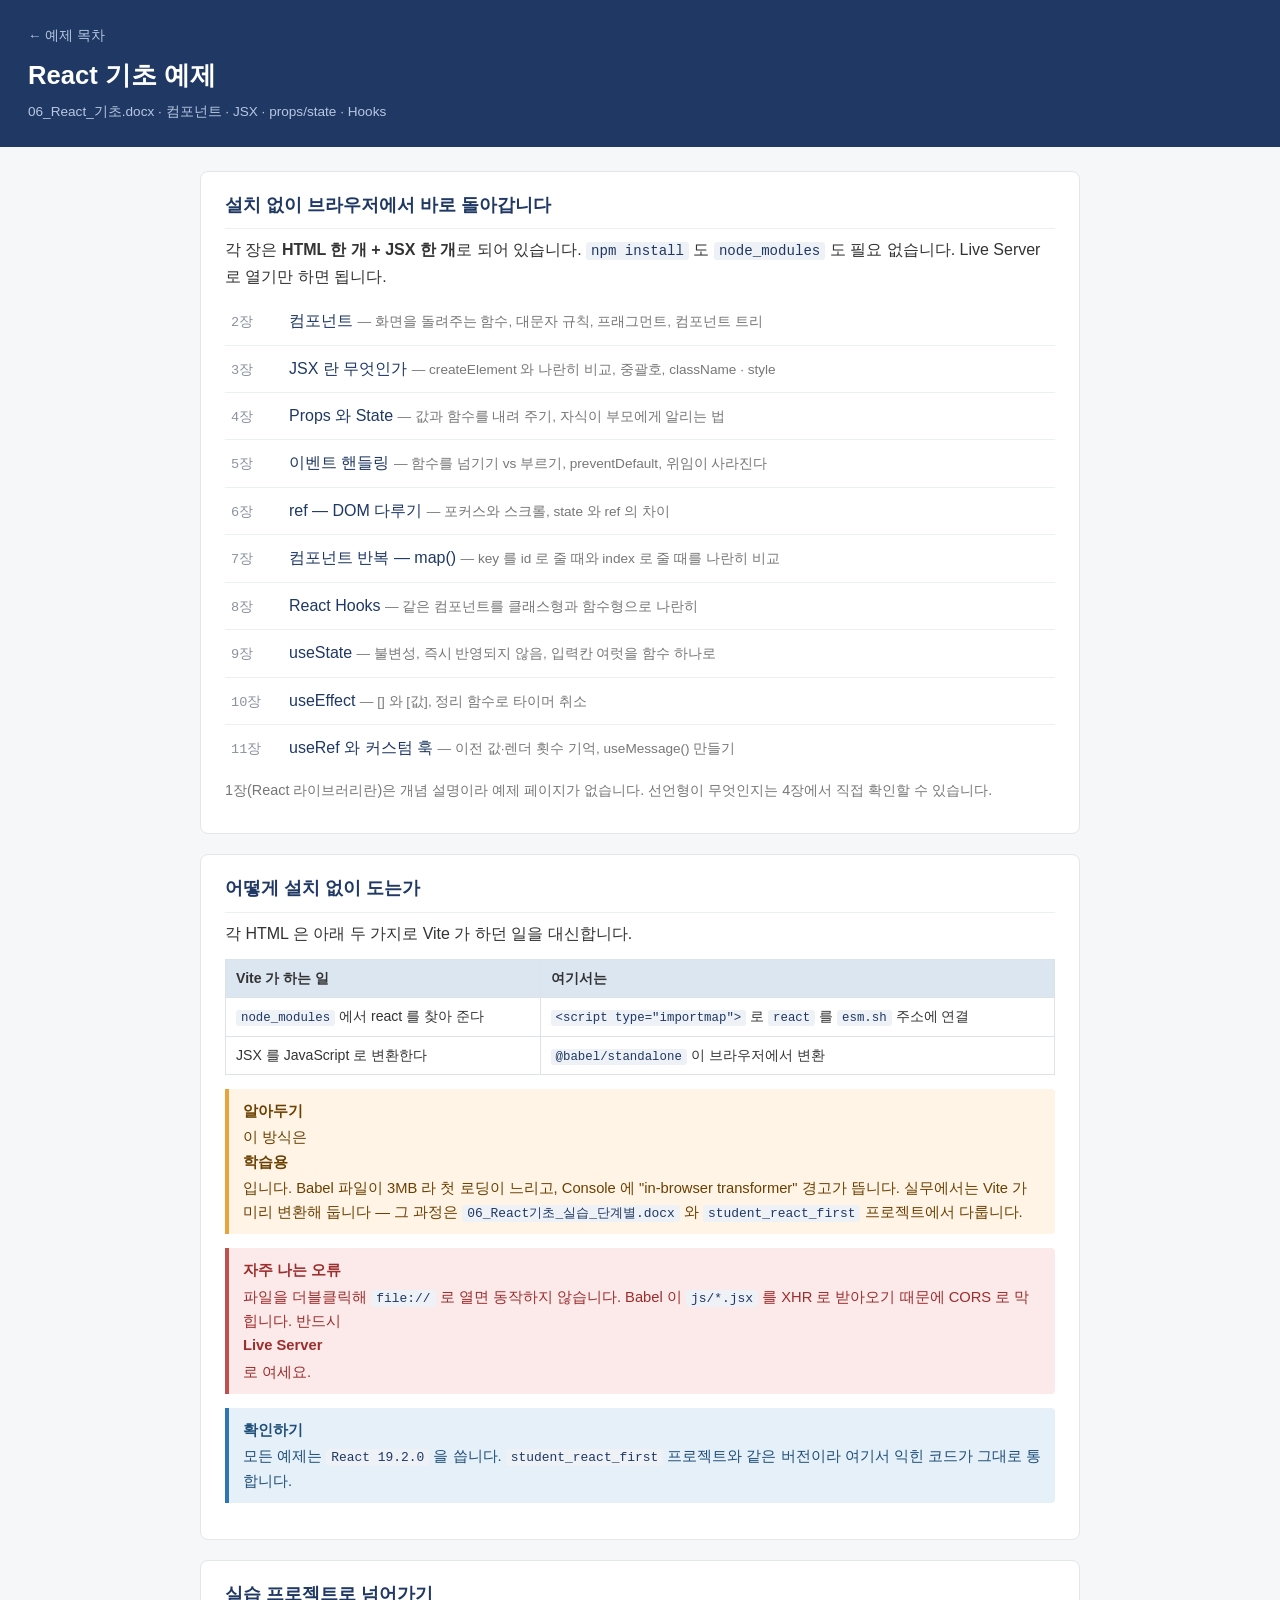
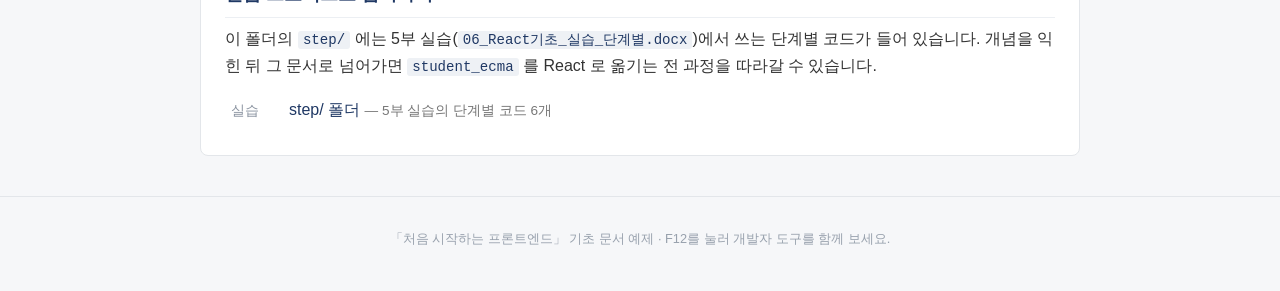
<file: 05_react/index.html>
<!doctype html>
<html lang="ko">
  <head>
    <meta charset="UTF-8" />
    <meta name="viewport" content="width=device-width, initial-scale=1.0" />
    <title>React 기초 예제</title>
    <link rel="stylesheet" href="../assets/base.css" />
  </head>
  <body>
    <header class="page-head">
      <a class="back" href="../index.html">&larr; 예제 목차</a>
      <h1>React 기초 예제</h1>
      <p class="ref">06_React_기초.docx &middot; 컴포넌트 · JSX · props/state · Hooks</p>
    </header>

    <main class="page-body">

      <section class="block">
        <h2>설치 없이 브라우저에서 바로 돌아갑니다</h2>
        <p>
          각 장은 <b>HTML 한 개 + JSX 한 개</b>로 되어 있습니다.
          <code>npm install</code> 도 <code>node_modules</code> 도 필요 없습니다.
          Live Server 로 열기만 하면 됩니다.
        </p>
        <ul class="toc">
          <li><a href="ch02_component.html"><span class="num">2장</span>컴포넌트
              <span class="desc">— 화면을 돌려주는 함수, 대문자 규칙, 프래그먼트, 컴포넌트 트리</span></a></li>
          <li><a href="ch03_jsx.html"><span class="num">3장</span>JSX 란 무엇인가
              <span class="desc">— createElement 와 나란히 비교, 중괄호, className · style</span></a></li>
          <li><a href="ch04_props_state.html"><span class="num">4장</span>Props 와 State
              <span class="desc">— 값과 함수를 내려 주기, 자식이 부모에게 알리는 법</span></a></li>
          <li><a href="ch05_event.html"><span class="num">5장</span>이벤트 핸들링
              <span class="desc">— 함수를 넘기기 vs 부르기, preventDefault, 위임이 사라진다</span></a></li>
          <li><a href="ch06_ref.html"><span class="num">6장</span>ref — DOM 다루기
              <span class="desc">— 포커스와 스크롤, state 와 ref 의 차이</span></a></li>
          <li><a href="ch07_map.html"><span class="num">7장</span>컴포넌트 반복 — map()
              <span class="desc">— key 를 id 로 줄 때와 index 로 줄 때를 나란히 비교</span></a></li>
          <li><a href="ch08_hooks.html"><span class="num">8장</span>React Hooks
              <span class="desc">— 같은 컴포넌트를 클래스형과 함수형으로 나란히</span></a></li>
          <li><a href="ch09_usestate.html"><span class="num">9장</span>useState
              <span class="desc">— 불변성, 즉시 반영되지 않음, 입력칸 여럿을 함수 하나로</span></a></li>
          <li><a href="ch10_useeffect.html"><span class="num">10장</span>useEffect
              <span class="desc">— [] 와 [값], 정리 함수로 타이머 취소</span></a></li>
          <li><a href="ch11_useref.html"><span class="num">11장</span>useRef 와 커스텀 훅
              <span class="desc">— 이전 값·렌더 횟수 기억, useMessage() 만들기</span></a></li>
        </ul>
        <p style="font-size:0.9rem; color:#777;">
          1장(React 라이브러리란)은 개념 설명이라 예제 페이지가 없습니다.
          선언형이 무엇인지는 4장에서 직접 확인할 수 있습니다.
        </p>
      </section>

      <section class="block">
        <h2>어떻게 설치 없이 도는가</h2>
        <p>각 HTML 은 아래 두 가지로 Vite 가 하던 일을 대신합니다.</p>
        <table class="ex">
          <tr><th>Vite 가 하는 일</th><th>여기서는</th></tr>
          <tr>
            <td><code>node_modules</code> 에서 react 를 찾아 준다</td>
            <td><code>&lt;script type="importmap"&gt;</code> 로 <code>react</code> 를
                <code>esm.sh</code> 주소에 연결</td>
          </tr>
          <tr>
            <td>JSX 를 JavaScript 로 변환한다</td>
            <td><code>@babel/standalone</code> 이 브라우저에서 변환</td>
          </tr>
        </table>
        <div class="note">
          <b>알아두기</b>
          이 방식은 <b>학습용</b>입니다. Babel 파일이 3MB 라 첫 로딩이 느리고,
          Console 에 "in-browser transformer" 경고가 뜹니다.
          실무에서는 Vite 가 미리 변환해 둡니다 —
          그 과정은 <code>06_React기초_실습_단계별.docx</code> 와
          <code>student_react_first</code> 프로젝트에서 다룹니다.
        </div>
        <div class="warn">
          <b>자주 나는 오류</b>
          파일을 더블클릭해 <code>file://</code> 로 열면 동작하지 않습니다.
          Babel 이 <code>js/*.jsx</code> 를 XHR 로 받아오기 때문에 CORS 로 막힙니다.
          반드시 <b>Live Server</b> 로 여세요.
        </div>
        <div class="check">
          <b>확인하기</b>
          모든 예제는 <code>React 19.2.0</code> 을 씁니다.
          <code>student_react_first</code> 프로젝트와 같은 버전이라
          여기서 익힌 코드가 그대로 통합니다.
        </div>
      </section>

      <section class="block">
        <h2>실습 프로젝트로 넘어가기</h2>
        <p>
          이 폴더의 <code>step/</code> 에는 5부 실습(<code>06_React기초_실습_단계별.docx</code>)에서
          쓰는 단계별 코드가 들어 있습니다.
          개념을 익힌 뒤 그 문서로 넘어가면 <code>student_ecma</code> 를 React 로 옮기는
          전 과정을 따라갈 수 있습니다.
        </p>
        <ul class="toc">
          <li><a href="step/README.md"><span class="num">실습</span>step/ 폴더
              <span class="desc">— 5부 실습의 단계별 코드 6개</span></a></li>
        </ul>
      </section>

    </main>

    <footer class="page-foot">
      <p>「처음 시작하는 프론트엔드」 기초 문서 예제 &middot; F12를 눌러 개발자 도구를 함께 보세요.</p>
    </footer>

  </body>
</html>
</file>
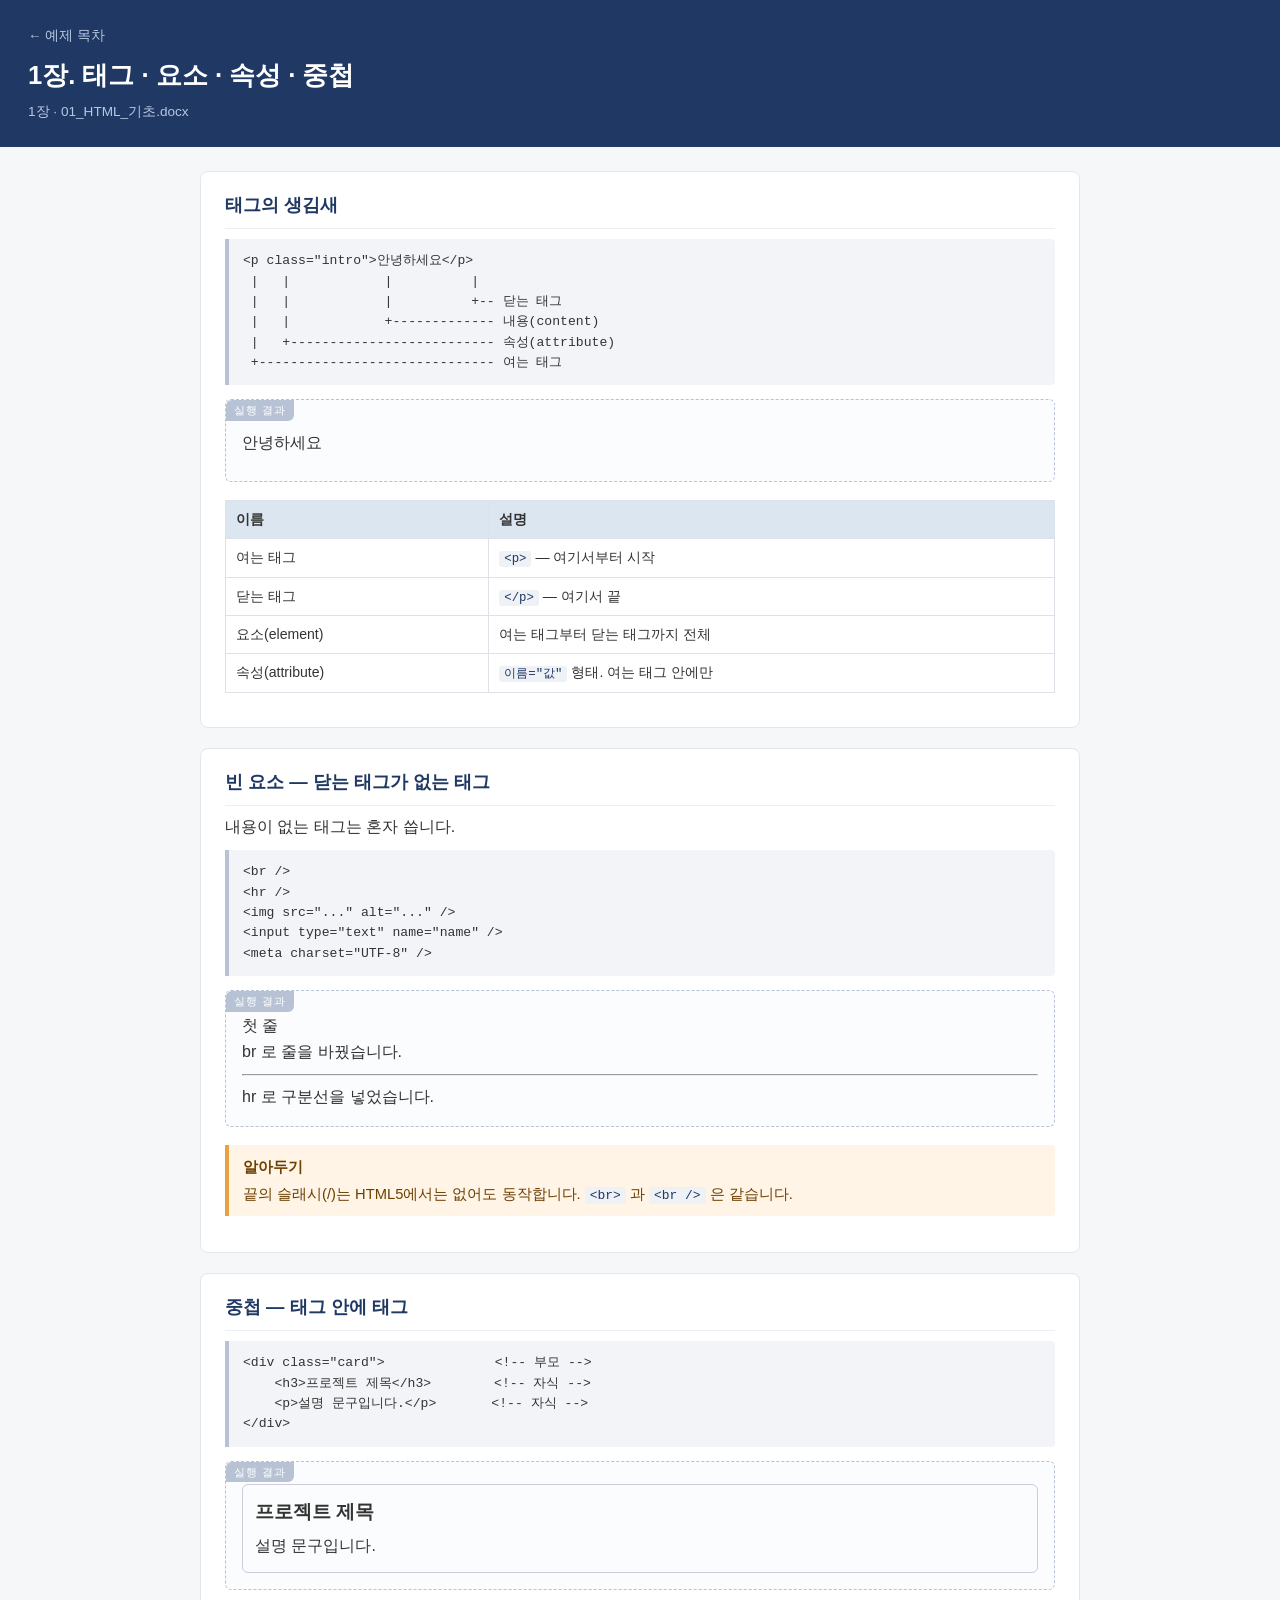
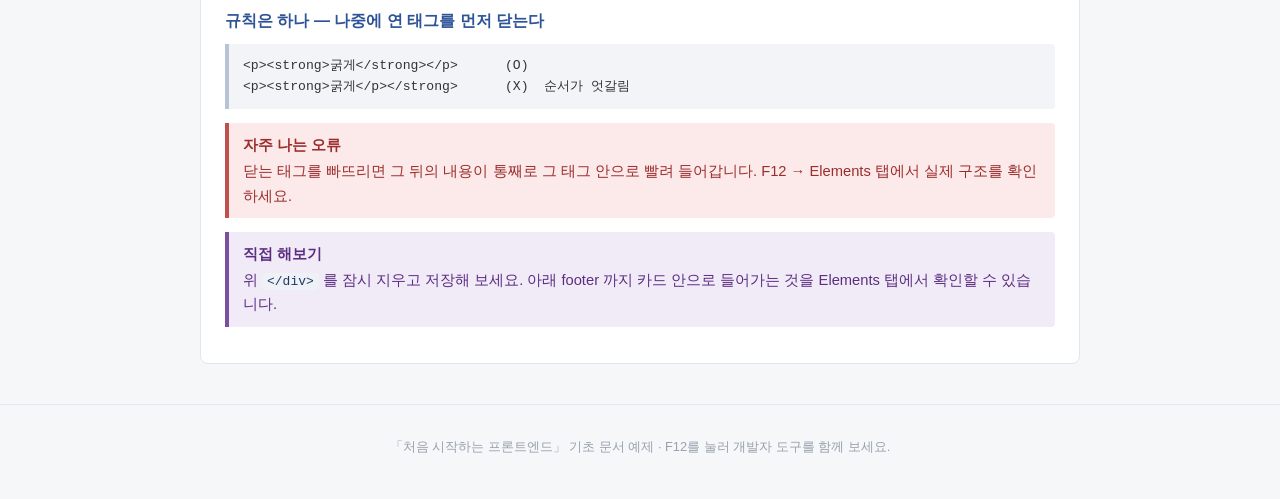
<file: 01_html/ch01_tag.html>
<!doctype html>
<html lang="ko">
  <head>
    <meta charset="UTF-8" />
    <meta name="viewport" content="width=device-width, initial-scale=1.0" />
    <title>1장. 태그 · 요소 · 속성 · 중첩</title>
    <link rel="stylesheet" href="../assets/base.css" />


  </head>
  <body>
    <header class="page-head">
      <a class="back" href="../index.html">&larr; 예제 목차</a>
      <h1>1장. 태그 · 요소 · 속성 · 중첩</h1>
      <p class="ref">1장 &middot; 01_HTML_기초.docx</p>
    </header>

    <main class="page-body">

      <section class="block">
        <h2>태그의 생김새</h2>
        <pre>&lt;p class="intro"&gt;안녕하세요&lt;/p&gt;
 |   |            |          |
 |   |            |          +-- 닫는 태그
 |   |            +------------- 내용(content)
 |   +-------------------------- 속성(attribute)
 +------------------------------ 여는 태그</pre>

        <div class="demo">
          <p class="intro">안녕하세요</p>
        </div>

        <table class="ex">
          <tr><th>이름</th><th>설명</th></tr>
          <tr><td>여는 태그</td><td><code>&lt;p&gt;</code> — 여기서부터 시작</td></tr>
          <tr><td>닫는 태그</td><td><code>&lt;/p&gt;</code> — 여기서 끝</td></tr>
          <tr><td>요소(element)</td><td>여는 태그부터 닫는 태그까지 전체</td></tr>
          <tr><td>속성(attribute)</td><td><code>이름="값"</code> 형태. 여는 태그 안에만</td></tr>
        </table>
      </section>

      <section class="block">
        <h2>빈 요소 — 닫는 태그가 없는 태그</h2>
        <p>내용이 없는 태그는 혼자 씁니다.</p>
        <pre>&lt;br /&gt;
&lt;hr /&gt;
&lt;img src="..." alt="..." /&gt;
&lt;input type="text" name="name" /&gt;
&lt;meta charset="UTF-8" /&gt;</pre>

        <div class="demo">
          첫 줄<br />
          br 로 줄을 바꿨습니다.
          <hr />
          hr 로 구분선을 넣었습니다.
        </div>

        <div class="note">
          <b>알아두기</b>
          끝의 슬래시(/)는 HTML5에서는 없어도 동작합니다.
          <code>&lt;br&gt;</code> 과 <code>&lt;br /&gt;</code> 은 같습니다.
        </div>
      </section>

      <section class="block">
        <h2>중첩 — 태그 안에 태그</h2>
        <pre>&lt;div class="card"&gt;              &lt;!-- 부모 --&gt;
    &lt;h3&gt;프로젝트 제목&lt;/h3&gt;        &lt;!-- 자식 --&gt;
    &lt;p&gt;설명 문구입니다.&lt;/p&gt;       &lt;!-- 자식 --&gt;
&lt;/div&gt;</pre>

        <div class="demo">
          <div class="card" style="border:1px solid #ccd; border-radius:6px; padding:12px;">
            <h3 style="margin:0 0 6px;">프로젝트 제목</h3>
            <p style="margin:0;">설명 문구입니다.</p>
          </div>
        </div>

        <h3>규칙은 하나 — 나중에 연 태그를 먼저 닫는다</h3>
        <pre>&lt;p&gt;&lt;strong&gt;굵게&lt;/strong&gt;&lt;/p&gt;      (O)
&lt;p&gt;&lt;strong&gt;굵게&lt;/p&gt;&lt;/strong&gt;      (X)  순서가 엇갈림</pre>

        <div class="warn">
          <b>자주 나는 오류</b>
          닫는 태그를 빠뜨리면 그 뒤의 내용이 통째로 그 태그 안으로 빨려 들어갑니다.
          F12 → Elements 탭에서 실제 구조를 확인하세요.
        </div>

        <div class="try">
          <b>직접 해보기</b>
          위 <code>&lt;/div&gt;</code> 를 잠시 지우고 저장해 보세요.
          아래 footer 까지 카드 안으로 들어가는 것을 Elements 탭에서 확인할 수 있습니다.
        </div>
      </section>
    
    </main>

    <footer class="page-foot">
      <p>「처음 시작하는 프론트엔드」 기초 문서 예제 &middot; F12를 눌러 개발자 도구를 함께 보세요.</p>
    </footer>

  </body>
</html>
</file>
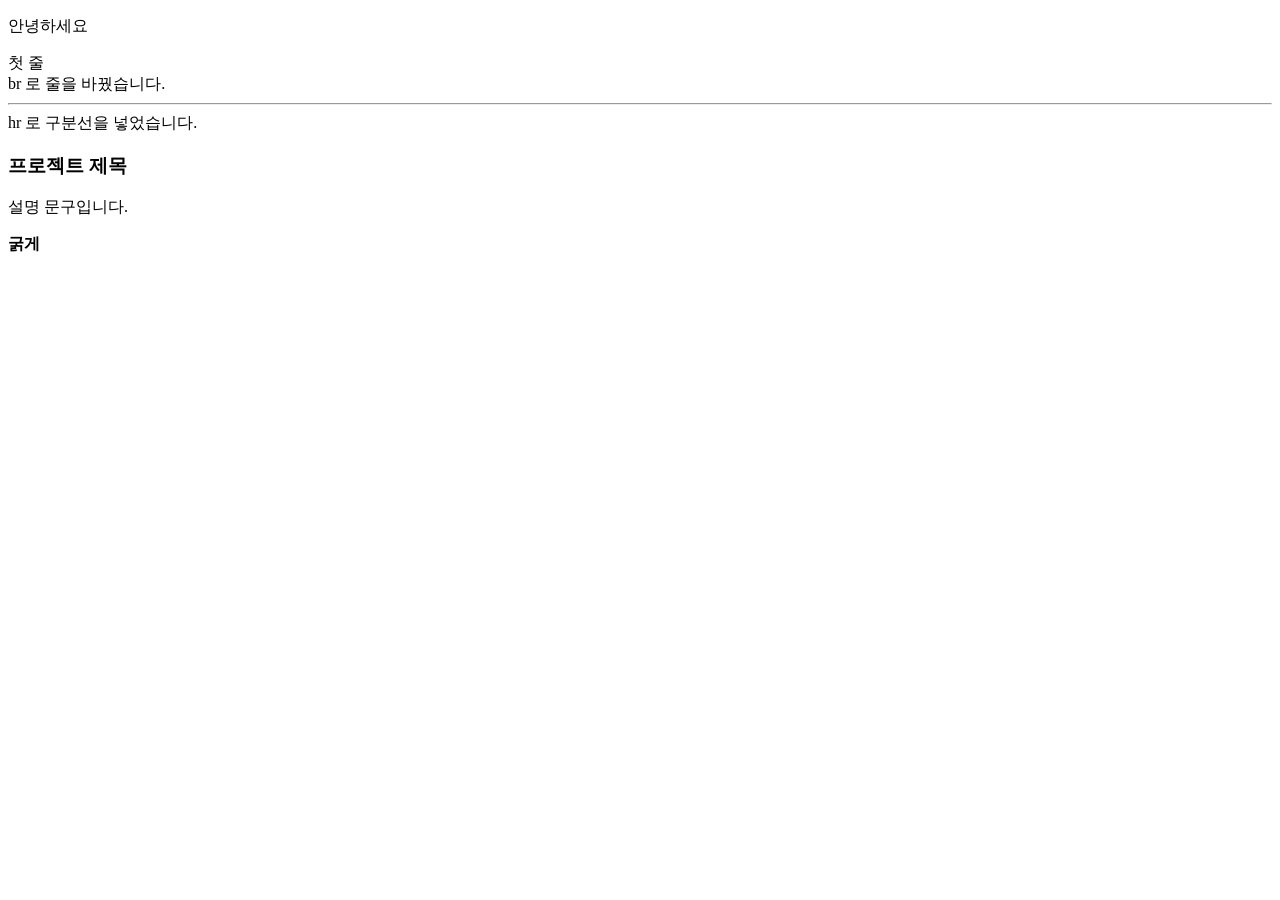
<file: 01_html/ch01_tag_only.html>
<!doctype html>
<html lang="ko">
  <head>
    <meta charset="UTF-8" />
    <meta name="viewport" content="width=device-width, initial-scale=1.0" />
    <title>1장. 태그 · 요소 · 속성 · 중첩</title>
  </head>
  <body>

    <!-- ============================================
         태그의 생김새
         <p class="intro">안녕하세요</p>
          |   |            |          |
          |   |            |          +-- 닫는 태그
          |   |            +------------- 내용(content)
          |   +-------------------------- 속성(attribute)
          +------------------------------ 여는 태그
         ============================================ -->
    <p class="intro">안녕하세요</p>


    <!-- ============================================
         빈 요소 — 닫는 태그가 없는 태그
         ============================================ -->
    첫 줄<br />
    br 로 줄을 바꿨습니다.
    <hr />
    hr 로 구분선을 넣었습니다.


    <!-- ============================================
         중첩 — 태그 안에 태그
         ============================================ -->
    <div class="card">
      <h3>프로젝트 제목</h3>
      <p>설명 문구입니다.</p>
    </div>


    <!-- ============================================
         중첩 규칙 — 나중에 연 태그를 먼저 닫는다
         ============================================ -->
    <p><strong>굵게</strong></p>

    <!-- 아래처럼 순서가 엇갈리면 안 됩니다.
         <p><strong>굵게</p></strong> -->

  </body>
</html>
</file>
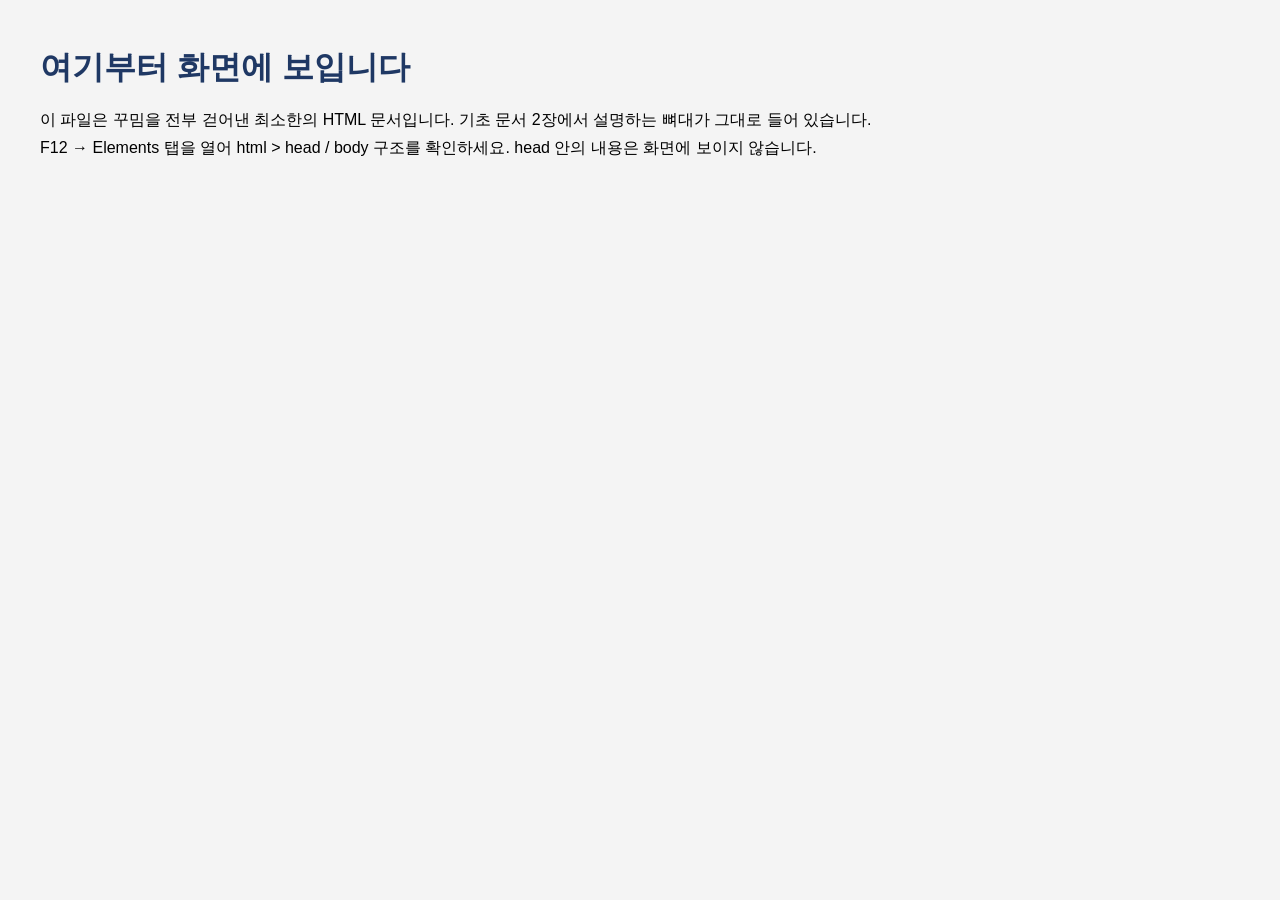
<file: 01_html/ch02_minimal.html>
<!doctype html>
<html lang="ko">
  <head>
    <meta charset="UTF-8" />
    <meta name="viewport" content="width=device-width, initial-scale=1.0" />
    <title>My Portfolio</title>
    <link rel="stylesheet" href="css/ch02.css" />
  </head>
  <body>
    <h1>여기부터 화면에 보입니다</h1>
    <p>
      이 파일은 꾸밈을 전부 걷어낸 최소한의 HTML 문서입니다.
      기초 문서 2장에서 설명하는 뼈대가 그대로 들어 있습니다.
    </p>
    <p>
      F12 → Elements 탭을 열어 html &gt; head / body 구조를 확인하세요.
      head 안의 내용은 화면에 보이지 않습니다.
    </p>
  </body>
</html>
</file>
<file: assets/base.css>
/* ===========================================================
   예제 페이지 공통 스타일
   -----------------------------------------------------------
   주의 : 이 파일은 "수업 내용"이 아니라 예제 페이지의 겉모습을
   위한 것입니다. 각 장에서 배우는 CSS 는 장별 CSS 파일에 있습니다.

   일부러 * 선택자로 box-sizing 을 지정하지 않았습니다.
   02_css/ch03 (박스 모델) 예제가 그 차이를 직접 보여주기 때문입니다.
   =========================================================== */

body {
    margin: 0;
    background-color: #f6f7f9;
    color: #333;
    font-family: "Malgun Gothic", "맑은 고딕", sans-serif;
    line-height: 1.65;
}

/* ---------- 페이지 머리 ---------- */
.page-head {
    box-sizing: border-box;
    background-color: #1f3864;
    color: #ffffff;
    padding: 22px 28px 24px;
}
.page-head h1 {
    margin: 6px 0 4px;
    font-size: 1.6rem;
}
.page-head .ref {
    margin: 0;
    color: #b8c7e0;
    font-size: 0.85rem;
}
.page-head .back {
    color: #b8c7e0;
    font-size: 0.85rem;
    text-decoration: none;
}
.page-head .back:hover {
    color: #ffffff;
}

/* ---------- 본문 ---------- */
.page-body {
    box-sizing: border-box;
    max-width: 920px;
    margin: 24px auto 40px;
    padding: 0 20px;
}

.block {
    box-sizing: border-box;
    background-color: #ffffff;
    border: 1px solid #e3e6ea;
    border-radius: 8px;
    padding: 18px 24px 22px;
    margin-bottom: 20px;
}
.block > h2 {
    margin: 0 0 4px;
    padding-bottom: 8px;
    border-bottom: 1px solid #eceff3;
    color: #1f3864;
    font-size: 1.15rem;
}
.block > h3 {
    margin: 18px 0 6px;
    color: #2e5496;
    font-size: 1rem;
}
.block p {
    margin: 8px 0;
}

/* ---------- 강조 상자 (기초 문서의 박스와 같은 색) ---------- */
.note, .check, .warn, .try {
    box-sizing: border-box;
    margin: 14px 0;
    padding: 10px 14px;
    border-left: 4px solid;
    border-radius: 0 4px 4px 0;
    font-size: 0.92rem;
}
.note  { border-color: #e8a33d; background-color: #fff4e5; color: #6b3f00; }
.check { border-color: #2e75b6; background-color: #e5f0f8; color: #1f4e79; }
.warn  { border-color: #c0504d; background-color: #fceaea; color: #9c2d2d; }
.try   { border-color: #7b4fa0; background-color: #f1eaf7; color: #5b2e82; }
.note b, .check b, .warn b, .try b { display: block; margin-bottom: 2px; }

/* ---------- 실행 결과 영역 ---------- */
.demo {
    box-sizing: border-box;
    position: relative;
    margin: 14px 0 18px;
    padding: 22px 16px 16px;
    border: 1px dashed #b7c3d4;
    border-radius: 6px;
    background-color: #fbfcfd;
}
.demo::before {
    content: "실행 결과";
    position: absolute;
    top: 0;
    left: 0;
    padding: 1px 8px;
    border-radius: 6px 0 6px 0;
    background-color: #b7c3d4;
    color: #ffffff;
    font-size: 0.7rem;
    letter-spacing: 1px;
}

/* ---------- 코드 ---------- */
pre {
    margin: 10px 0;
    padding: 12px 14px;
    border-left: 4px solid #b7c3d4;
    border-radius: 0 4px 4px 0;
    background-color: #f2f4f7;
    overflow-x: auto;
    font-family: Consolas, "D2Coding", monospace;
    font-size: 0.82rem;
    line-height: 1.55;
}
code {
    padding: 1px 5px;
    border-radius: 3px;
    background-color: #eef1f5;
    color: #1f3864;
    font-family: Consolas, "D2Coding", monospace;
    font-size: 0.88em;
}
pre code { padding: 0; background: none; font-size: 1em; }

/* ---------- 설명용 표 ---------- */
table.ex {
    width: 100%;
    margin: 12px 0;
    border-collapse: collapse;
    font-size: 0.88rem;
}
table.ex th, table.ex td {
    border: 1px solid #dde2e8;
    padding: 7px 10px;
    text-align: left;
    vertical-align: top;
}
table.ex th { background-color: #dce6f1; }

/* ---------- 목차 ---------- */
.toc { list-style: none; margin: 0; padding: 0; }
.toc li { margin: 0; border-bottom: 1px solid #eceff3; }
.toc li:last-child { border-bottom: none; }
.toc a {
    display: block;
    padding: 10px 6px;
    color: #1f3864;
    text-decoration: none;
}
.toc a:hover { background-color: #f2f6fb; }
.toc .num {
    display: inline-block;
    width: 58px;
    color: #8a93a0;
    font-family: Consolas, monospace;
    font-size: 0.85rem;
}
.toc .desc { color: #777; font-size: 0.85rem; }

/* ---------- 페이지 바닥 ---------- */
.page-foot {
    padding: 18px 20px 30px;
    border-top: 1px solid #e3e6ea;
    color: #98a1ad;
    text-align: center;
    font-size: 0.8rem;
}
</file>
<file: 01_html/css/ch02.css>
/* 실습 1-1 과 같은 최소 CSS */
* {
    margin: 0;
    padding: 0;
    box-sizing: border-box;
}

body {
    padding: 40px;
    background-color: #f4f4f4;
    font-family: sans-serif;
    line-height: 1.7;
}

h1 {
    margin-bottom: 12px;
    color: #1f3864;
}
</file>
